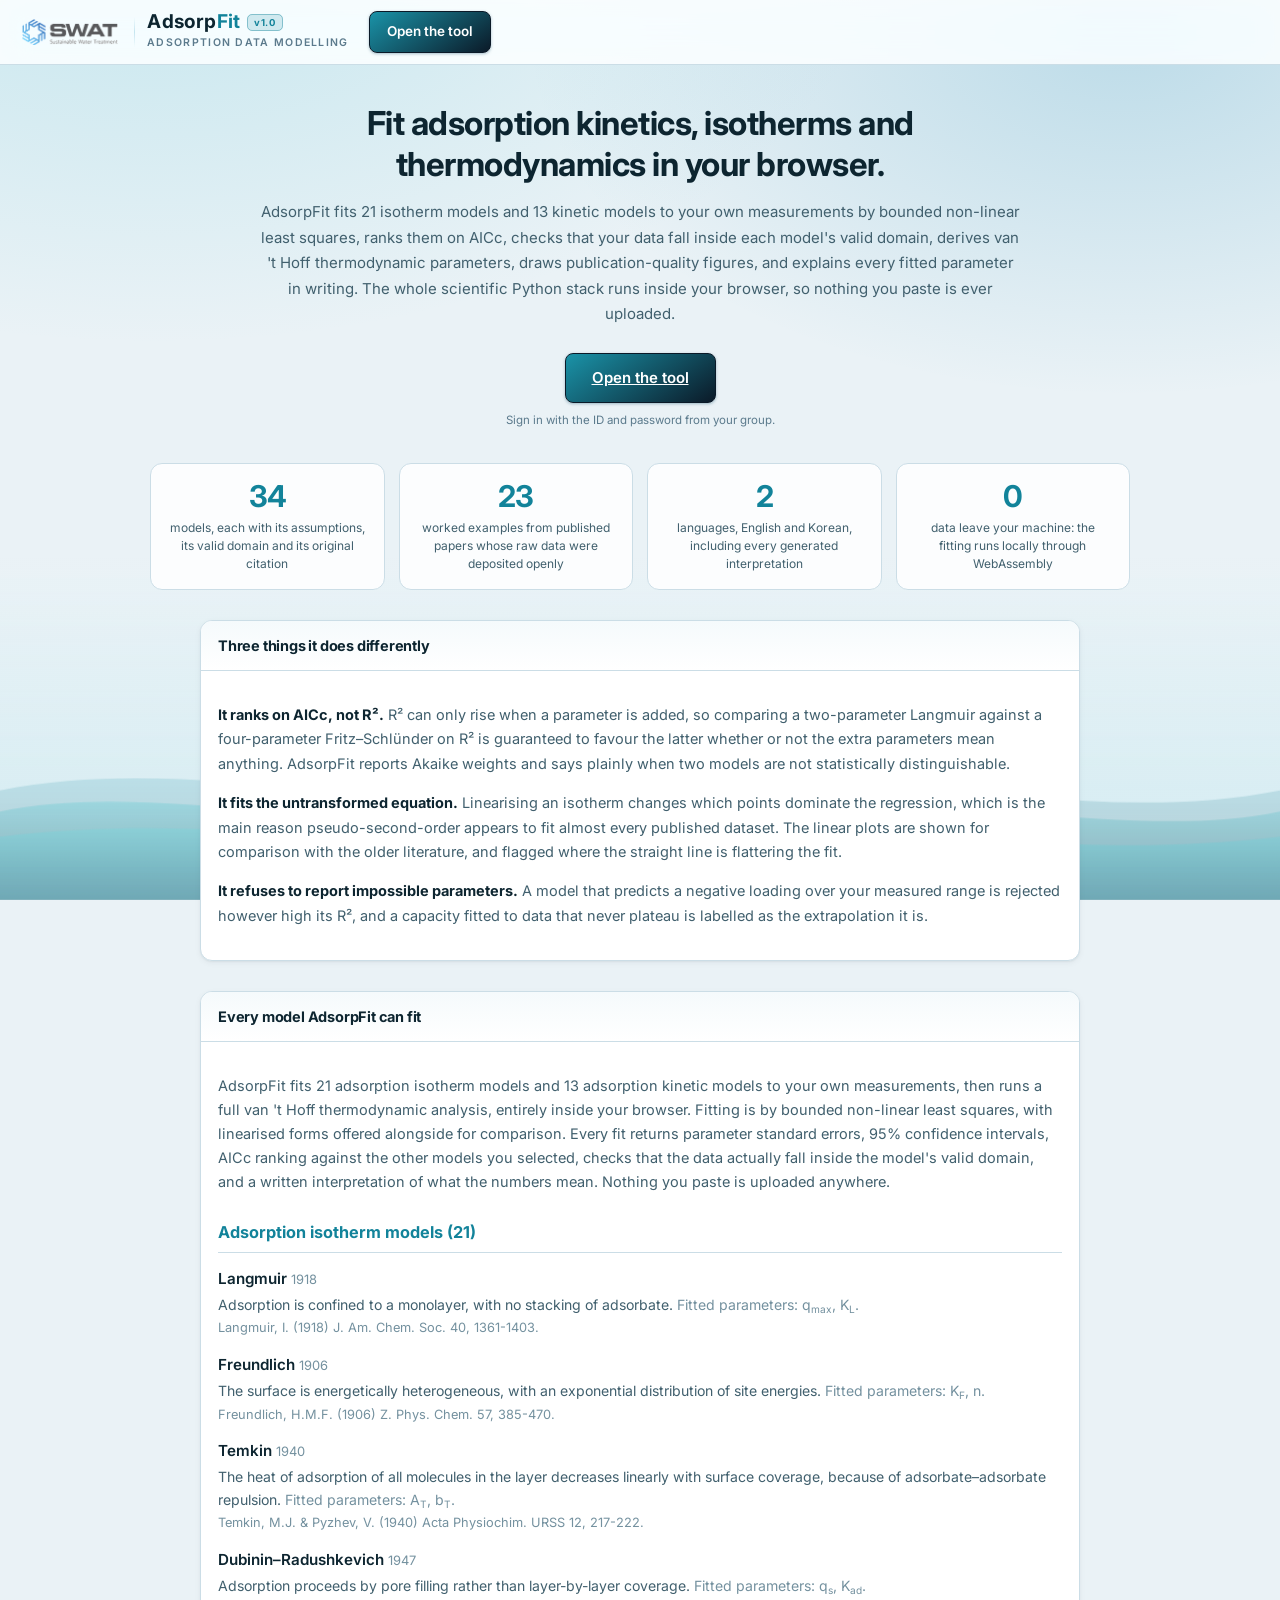
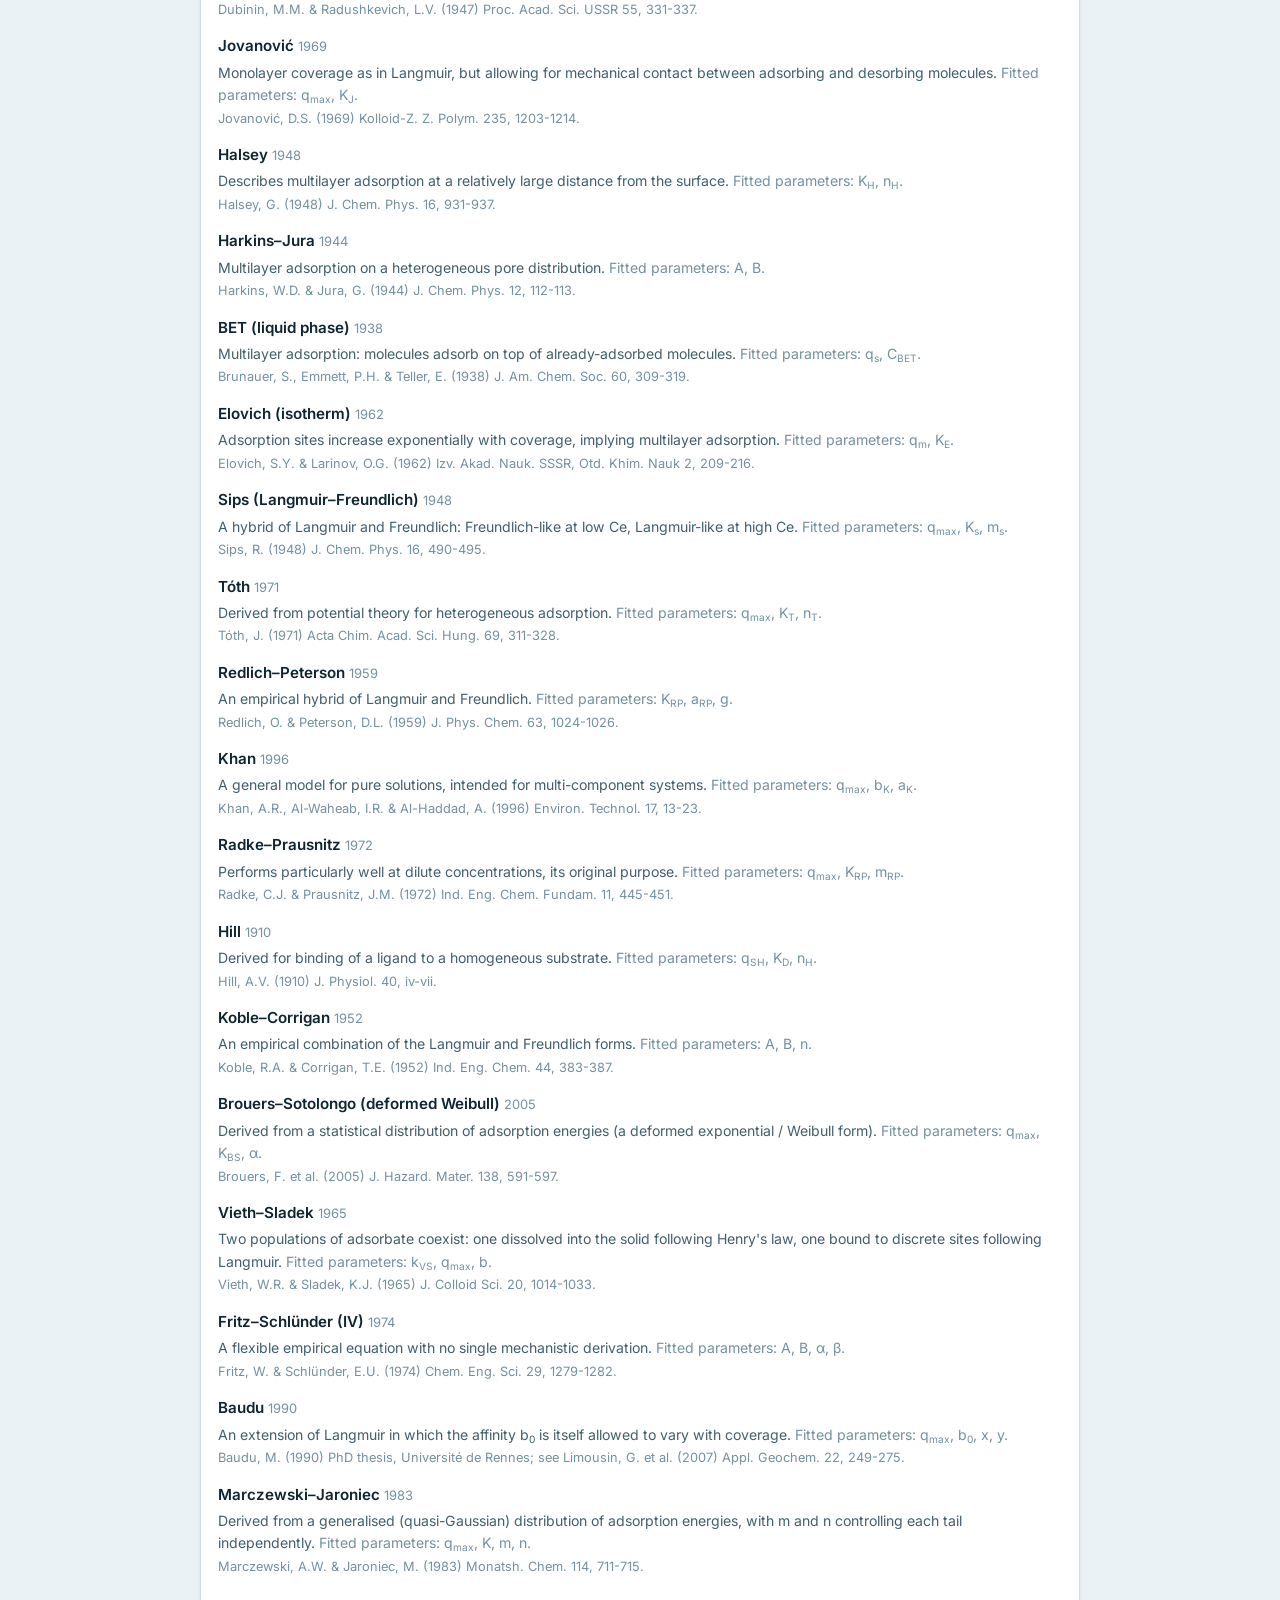
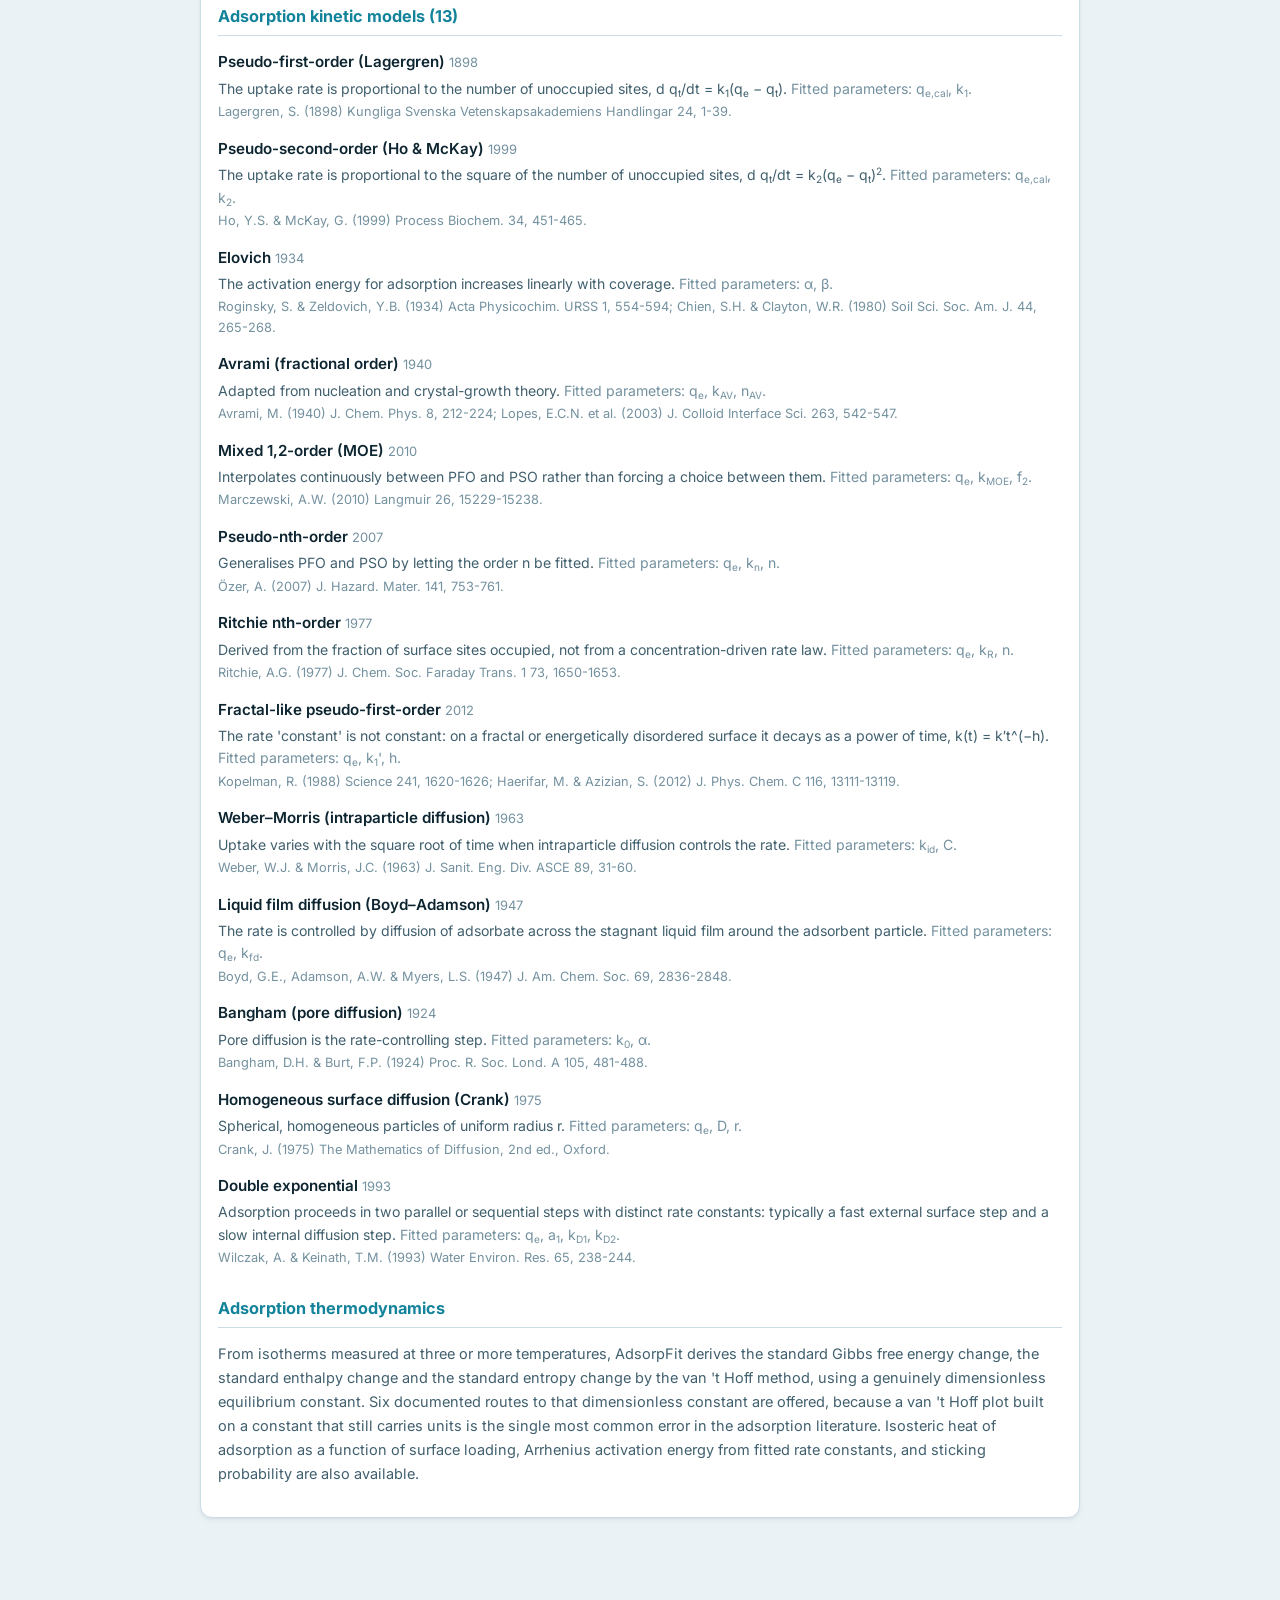
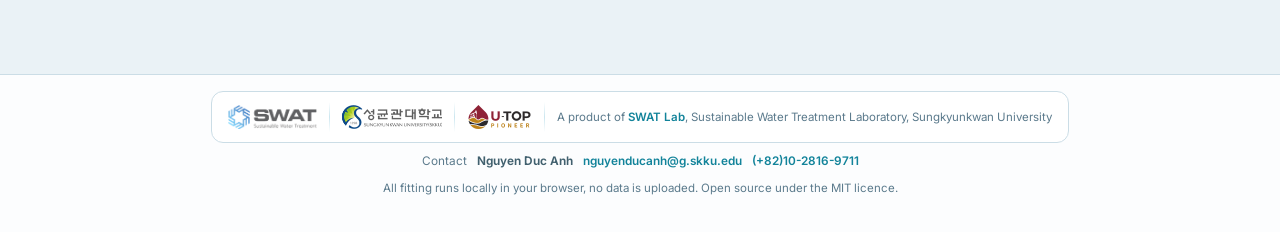
<file: index.html>
<!DOCTYPE html>
<!-- Generated by tools/make_landing.py from src/app.html. -->
<html lang="en" data-theme="light" data-layout="side" data-density="comfy">
<head>
<meta charset="utf-8">
<meta name="viewport" content="width=device-width, initial-scale=1">

<!-- data-motion is set here, before the first paint, rather than when
     Prefs initialises a few milliseconds later. The loading screen is
     rendered in that gap, so deciding motion afterwards left its animation
     to be governed by whatever the stylesheet did while the attribute was
     missing. With the attribute always present there is one source of
     truth, the CSS keys on it alone, and the operating system's
     reduce-motion setting is consulted only to pick the default for a
     first-time visitor, exactly as Prefs does. The two must agree, so if
     you change the rule in js/prefs.js change it here too. -->
<script>
(function () {
  var m = "full";
  try {
    var raw = localStorage.getItem("adsorpfit-prefs");
    if (raw) {
      m = (JSON.parse(raw) || {}).motion || "full";
    } else if (window.matchMedia &&
               window.matchMedia("(prefers-reduced-motion: reduce)").matches) {
      m = "off";
    }
  } catch (e) { m = "full"; }
  document.documentElement.setAttribute("data-motion", m);
})();
</script>
<title>AdsorpFit: Adsorption Kinetics, Isotherm & Thermodynamic Fitting</title>
<meta name="description" content="Free browser-based fitting of adsorption kinetics, isotherm and thermodynamic data. 34 models, non-linear regression, publication-quality figures and automatic interpretation of every parameter. A product of SWAT Lab and UTOP.">
<meta name="keywords" content="adsorption isotherm fitting, adsorption kinetics fitting, Langmuir, Freundlich, Sips, Redlich-Peterson, Temkin, pseudo-first-order, pseudo-second-order, Elovich, Avrami, intraparticle diffusion, van 't Hoff, thermodynamic parameters, adsorption calculator, non-linear regression">
<meta name="author" content="Nguyen Duc Anh, SWAT Lab, Sungkyunkwan University">
<meta name="robots" content="index, follow">
<!-- Proves to Google Search Console that this site is ours. Removing it
     un-verifies the property, so leave it in place. -->
<meta name="google-site-verification" content="TqU7-d-Ls7DnYvSaAy6HLmg8auRnoixQYdA9qe4ckLk">
<meta name="theme-color" content="#37c8cf">
<link rel="canonical" href="https://nguyenducanh97.github.io/adsorpfit/">

<!-- Link previews, and what a crawler quotes back in a result card. -->
<meta property="og:type" content="website">
<meta property="og:site_name" content="AdsorpFit">
<meta property="og:url" content="https://nguyenducanh97.github.io/adsorpfit/">
<meta property="og:title" content="AdsorpFit: Adsorption Kinetics, Isotherm &amp; Thermodynamic Fitting">
<meta property="og:description" content="Fit 21 isotherm models, 13 kinetic models and van 't Hoff thermodynamics to your own adsorption data, free and entirely in your browser. Nothing is uploaded.">
<meta property="og:image" content="https://nguyenducanh97.github.io/adsorpfit/assets/og-card.png">
<meta property="og:image:width" content="1200">
<meta property="og:image:height" content="630">
<meta property="og:image:alt" content="AdsorpFit, showing a Langmuir isotherm fitted to phosphate uptake data">
<meta property="og:locale" content="en_US">
<meta property="og:locale:alternate" content="ko_KR">
<meta name="twitter:card" content="summary_large_image">
<meta name="twitter:title" content="AdsorpFit: adsorption data fitting in your browser">
<meta name="twitter:description" content="21 isotherm models, 13 kinetic models, van 't Hoff thermodynamics, publication-quality figures. Free and open source.">
<meta name="twitter:image" content="https://nguyenducanh97.github.io/adsorpfit/assets/og-card.png">

<link rel="icon" href="data:image/svg+xml,<svg xmlns='http://www.w3.org/2000/svg' viewBox='0 0 100 100'><text y='.9em' font-size='90'>🌊</text></svg>">
<link rel="preconnect" href="https://fonts.googleapis.com">
<link rel="preconnect" href="https://fonts.gstatic.com" crossorigin>
<link href="https://fonts.googleapis.com/css2?family=Inter:wght@400;500;600;700&family=Noto+Sans+KR:wght@400;500;700&family=Source+Serif+4:ital,opsz,wght@0,8..60,400;0,8..60,600&display=swap" rel="stylesheet">
<link rel="stylesheet" href="css/marks.css?v=43">
<link rel="stylesheet" href="css/style.css?v=43">
<!-- Structured data. Every claim here is one the site actually meets:
     it is free, it needs no account, and it runs in the browser. -->
<script type="application/ld+json">
{
  "@context": "https://schema.org",
  "@type": "SoftwareApplication",
  "name": "AdsorpFit",
  "url": "https://nguyenducanh97.github.io/adsorpfit/",
  "applicationCategory": "ScienceApplication",
  "applicationSubCategory": "Adsorption data analysis",
  "operatingSystem": "Any, runs in a web browser",
  "browserRequirements": "Requires WebAssembly, supported by current Chrome, Firefox, Edge and Safari",
  "description": "AdsorpFit fits 21 adsorption isotherm models and 13 adsorption kinetic models to measured data by bounded non-linear least squares, ranks them by AICc, checks that the data lie inside each model's valid domain, derives van 't Hoff thermodynamic parameters, and explains every fitted parameter in writing. All computation runs locally in the browser.",
  "inLanguage": ["en", "ko"],
  "isAccessibleForFree": true,
  "license": "https://opensource.org/licenses/MIT",
  "offers": {
    "@type": "Offer",
    "price": "0",
    "priceCurrency": "USD"
  },
  "featureList": [
    "21 adsorption isotherm models including Langmuir, Freundlich, Sips, Toth, Redlich-Peterson, Temkin and Dubinin-Radushkevich",
    "13 adsorption kinetic models including pseudo-first-order, pseudo-second-order, Elovich, Avrami and intraparticle diffusion",
    "van 't Hoff thermodynamics with six documented routes to a dimensionless equilibrium constant",
    "Parameter standard errors, 95 percent confidence intervals and AICc model ranking",
    "Automatic model recommendation from the shape of the data",
    "Publication-quality figures exportable as PNG, PDF, SVG, EPS and TIFF"
  ],
  "creator": {
    "@type": "Person",
    "name": "Nguyen Duc Anh",
    "email": "nguyenducanh@g.skku.edu",
    "affiliation": {
      "@type": "Organization",
      "name": "SWAT Lab, Sustainable Water Treatment Laboratory",
      "url": "http://www.swatlab.or.kr/",
      "parentOrganization": {
        "@type": "CollegeOrUniversity",
        "name": "Sungkyunkwan University",
        "url": "https://www.skku.edu/"
      }
    }
  }
}
</script>

<style>
/* Landing-page only. The application's own stylesheet is already linked
   above, so this adds the few pieces the tool itself has no use for. */
.hero { max-width: 760px; margin: 38px auto 10px; text-align: center; }
.hero h2 { font-size: clamp(22px, 3.4vw, 33px); line-height: 1.25;
  letter-spacing: -0.5px; margin: 0 0 14px; }
.hero .lead { color: var(--text-2); font-size: 15px; line-height: 1.7; margin: 0 auto; }
.hero .cta { margin: 26px 0 0; display: flex; flex-direction: column;
  align-items: center; gap: 9px; }
.btn.lg { font-size: 15px; padding: 12px 26px; }
.facts { max-width: 980px; margin: 34px auto 6px; display: grid; gap: 14px;
  grid-template-columns: repeat(auto-fit, minmax(190px, 1fr)); }
.fact { background: var(--surface-glass); border: 1px solid var(--border);
  border-radius: var(--radius); padding: 16px 18px; text-align: center; }
.fact b { display: block; font-size: 30px; color: var(--accent);
  letter-spacing: -1px; line-height: 1.1; }
.fact span { display: block; margin-top: 6px; font-size: 12px;
  color: var(--text-2); line-height: 1.5; }
.panel.why { max-width: 880px; margin: 30px auto; }
.panel.why p { color: var(--text-2); line-height: 1.7; }
.panel.why b { color: var(--text); }
.masthead-tools .btn.primary { text-decoration: none; }
</style>
</head>
<body>
<div id="water-bg" aria-hidden="true">
  <canvas id="caustics"></canvas>
  <div class="waves">
    <svg viewBox="0 0 2400 320" preserveAspectRatio="none">
      <defs>
        <linearGradient id="wg1" x1="0" y1="0" x2="0" y2="1">
          <stop offset="0%" stop-color="#6fdce1"/><stop offset="100%" stop-color="#2aa9bd"/>
        </linearGradient>
        <linearGradient id="wg2" x1="0" y1="0" x2="0" y2="1">
          <stop offset="0%" stop-color="#37c8cf"/><stop offset="100%" stop-color="#12374d"/>
        </linearGradient>
        <linearGradient id="wg3" x1="0" y1="0" x2="0" y2="1">
          <stop offset="0%" stop-color="#1a93a8"/><stop offset="100%" stop-color="#060e17"/>
        </linearGradient>
      </defs>
      <g class="wave-layer wave-3">
        <path fill="url(#wg3)" d="M0,190 C200,140 400,240 600,190 C800,140 1000,240 1200,190 C1400,140 1600,240 1800,190 C2000,140 2200,240 2400,190 L2400,320 L0,320 Z"/>
      </g>
      <g class="wave-layer wave-2">
        <path fill="url(#wg2)" d="M0,215 C150,175 350,255 600,215 C850,175 1050,255 1200,215 C1350,175 1550,255 1800,215 C2050,175 2250,255 2400,215 L2400,320 L0,320 Z"/>
      </g>
      <g class="wave-layer wave-1">
        <path fill="url(#wg1)" d="M0,245 C240,210 360,280 600,245 C840,210 960,280 1200,245 C1440,210 1560,280 1800,245 C2040,210 2160,280 2400,245 L2400,320 L0,320 Z"/>
      </g>
    </svg>
  </div>
  <div id="bubbles"></div>
</div>


<header class="masthead">
  <div class="masthead-inner">
    <div class="brandwrap">
      <a class="labchip" href="http://www.swatlab.or.kr/" target="_blank" rel="noopener"
         title="SWAT Lab, Sustainable Water Treatment Laboratory, Sungkyunkwan University">
        <span class="mark mark-swat" role="img" aria-label="SWAT Lab"></span>
      </a>
      <span class="vr"></span>
      <div class="title">
        <h1>Adsorp<b>Fit</b><span class="ver">v1.0</span></h1>
        <p>Adsorption data modelling</p>
      </div>
    </div>
    <div class="masthead-tools">
      <a class="btn primary" href="app/">Open the tool</a>
    </div>
  </div>
</header>

<main class="shell">
  <section class="hero">
    <h2>Fit adsorption kinetics, isotherms and thermodynamics in your browser.</h2>
    <p class="lead">AdsorpFit fits 21 isotherm models and 13 kinetic models to your own
    measurements by bounded non-linear least squares, ranks them on AICc, checks that your
    data fall inside each model's valid domain, derives van 't Hoff thermodynamic parameters,
    draws publication-quality figures, and explains every fitted parameter in writing.
    The whole scientific Python stack runs inside your browser, so nothing you paste is
    ever uploaded.</p>
    <p class="cta">
      <a class="btn primary lg" href="app/">Open the tool</a>
      <span class="tiny">Sign in with the ID and password from your group.</span>
    </p>
  </section>

  <section class="facts">
    <div class="fact"><b>34</b><span>models, each with its assumptions, its valid domain
      and its original citation</span></div>
    <div class="fact"><b>23</b><span>worked examples from published papers whose raw data
      were deposited openly</span></div>
    <div class="fact"><b>2</b><span>languages, English and Korean, including every
      generated interpretation</span></div>
    <div class="fact"><b>0</b><span>data leave your machine: the fitting runs locally
      through WebAssembly</span></div>
  </section>

  <section class="panel why">
    <div class="panel-head"><h2>Three things it does differently</h2></div>
    <div class="panel-body">
      <p><b>It ranks on AICc, not R².</b> R² can only rise when a parameter is added, so
      comparing a two-parameter Langmuir against a four-parameter Fritz&ndash;Schl&uuml;nder on
      R² is guaranteed to favour the latter whether or not the extra parameters mean
      anything. AdsorpFit reports Akaike weights and says plainly when two models are not
      statistically distinguishable.</p>
      <p><b>It fits the untransformed equation.</b> Linearising an isotherm changes which
      points dominate the regression, which is the main reason pseudo-second-order appears
      to fit almost every published dataset. The linear plots are shown for comparison with
      the older literature, and flagged where the straight line is flattering the fit.</p>
      <p><b>It refuses to report impossible parameters.</b> A model that predicts a negative
      loading over your measured range is rejected however high its R², and a capacity fitted
      to data that never plateau is labelled as the extrapolation it is.</p>
    </div>
  </section>

  <!-- SEO:MODELS start, generated by tools/make_seo.py -->
    <div class="panel mi-panel" id="model-index">
      <div class="panel-head"><h2>Every model AdsorpFit can fit</h2></div>
      <div class="panel-body">
        <p>AdsorpFit fits 21 adsorption isotherm models and 13 adsorption kinetic
        models to your own measurements, then runs a full van 't Hoff
        thermodynamic analysis, entirely inside your browser. Fitting is by
        bounded non-linear least squares, with linearised forms offered
        alongside for comparison. Every fit returns parameter standard errors,
        95% confidence intervals, AICc ranking against the other models you
        selected, checks that the data actually fall inside the model's valid
        domain, and a written interpretation of what the numbers mean. Nothing
        you paste is uploaded anywhere.</p>

        <h3>Adsorption isotherm models (21)</h3>
        <dl class="model-index">
          <dt id="model-langmuir">Langmuir <span class="mi-year">1918</span></dt>
          <dd>Adsorption is confined to a monolayer, with no stacking of adsorbate. <span class="mi-p">Fitted parameters: q<sub>max</sub>, K<sub>L</sub>.</span> <cite>Langmuir, I. (1918) J. Am. Chem. Soc. 40, 1361-1403.</cite></dd>
          <dt id="model-freundlich">Freundlich <span class="mi-year">1906</span></dt>
          <dd>The surface is energetically heterogeneous, with an exponential distribution of site energies. <span class="mi-p">Fitted parameters: K<sub>F</sub>, n.</span> <cite>Freundlich, H.M.F. (1906) Z. Phys. Chem. 57, 385-470.</cite></dd>
          <dt id="model-temkin">Temkin <span class="mi-year">1940</span></dt>
          <dd>The heat of adsorption of all molecules in the layer decreases linearly with surface coverage, because of adsorbate–adsorbate repulsion. <span class="mi-p">Fitted parameters: A<sub>T</sub>, b<sub>T</sub>.</span> <cite>Temkin, M.J. &amp; Pyzhev, V. (1940) Acta Physiochim. URSS 12, 217-222.</cite></dd>
          <dt id="model-dubinin-radushkevich">Dubinin–Radushkevich <span class="mi-year">1947</span></dt>
          <dd>Adsorption proceeds by pore filling rather than layer-by-layer coverage. <span class="mi-p">Fitted parameters: q<sub>s</sub>, K<sub>ad</sub>.</span> <cite>Dubinin, M.M. &amp; Radushkevich, L.V. (1947) Proc. Acad. Sci. USSR 55, 331-337.</cite></dd>
          <dt id="model-jovanovic">Jovanović <span class="mi-year">1969</span></dt>
          <dd>Monolayer coverage as in Langmuir, but allowing for mechanical contact between adsorbing and desorbing molecules. <span class="mi-p">Fitted parameters: q<sub>max</sub>, K<sub>J</sub>.</span> <cite>Jovanović, D.S. (1969) Kolloid-Z. Z. Polym. 235, 1203-1214.</cite></dd>
          <dt id="model-halsey">Halsey <span class="mi-year">1948</span></dt>
          <dd>Describes multilayer adsorption at a relatively large distance from the surface. <span class="mi-p">Fitted parameters: K<sub>H</sub>, n<sub>H</sub>.</span> <cite>Halsey, G. (1948) J. Chem. Phys. 16, 931-937.</cite></dd>
          <dt id="model-harkins-jura">Harkins–Jura <span class="mi-year">1944</span></dt>
          <dd>Multilayer adsorption on a heterogeneous pore distribution. <span class="mi-p">Fitted parameters: A, B.</span> <cite>Harkins, W.D. &amp; Jura, G. (1944) J. Chem. Phys. 12, 112-113.</cite></dd>
          <dt id="model-bet">BET (liquid phase) <span class="mi-year">1938</span></dt>
          <dd>Multilayer adsorption: molecules adsorb on top of already-adsorbed molecules. <span class="mi-p">Fitted parameters: q<sub>s</sub>, C<sub>BET</sub>.</span> <cite>Brunauer, S., Emmett, P.H. &amp; Teller, E. (1938) J. Am. Chem. Soc. 60, 309-319.</cite></dd>
          <dt id="model-elovich-isotherm">Elovich (isotherm) <span class="mi-year">1962</span></dt>
          <dd>Adsorption sites increase exponentially with coverage, implying multilayer adsorption. <span class="mi-p">Fitted parameters: q<sub>m</sub>, K<sub>E</sub>.</span> <cite>Elovich, S.Y. &amp; Larinov, O.G. (1962) Izv. Akad. Nauk. SSSR, Otd. Khim. Nauk 2, 209-216.</cite></dd>
          <dt id="model-sips">Sips (Langmuir–Freundlich) <span class="mi-year">1948</span></dt>
          <dd>A hybrid of Langmuir and Freundlich: Freundlich-like at low Ce, Langmuir-like at high Ce. <span class="mi-p">Fitted parameters: q<sub>max</sub>, K<sub>s</sub>, m<sub>s</sub>.</span> <cite>Sips, R. (1948) J. Chem. Phys. 16, 490-495.</cite></dd>
          <dt id="model-toth">Tóth <span class="mi-year">1971</span></dt>
          <dd>Derived from potential theory for heterogeneous adsorption. <span class="mi-p">Fitted parameters: q<sub>max</sub>, K<sub>T</sub>, n<sub>T</sub>.</span> <cite>Tóth, J. (1971) Acta Chim. Acad. Sci. Hung. 69, 311-328.</cite></dd>
          <dt id="model-redlich-peterson">Redlich–Peterson <span class="mi-year">1959</span></dt>
          <dd>An empirical hybrid of Langmuir and Freundlich. <span class="mi-p">Fitted parameters: K<sub>RP</sub>, a<sub>RP</sub>, g.</span> <cite>Redlich, O. &amp; Peterson, D.L. (1959) J. Phys. Chem. 63, 1024-1026.</cite></dd>
          <dt id="model-khan">Khan <span class="mi-year">1996</span></dt>
          <dd>A general model for pure solutions, intended for multi-component systems. <span class="mi-p">Fitted parameters: q<sub>max</sub>, b<sub>K</sub>, a<sub>K</sub>.</span> <cite>Khan, A.R., Al-Waheab, I.R. &amp; Al-Haddad, A. (1996) Environ. Technol. 17, 13-23.</cite></dd>
          <dt id="model-radke-prausnitz">Radke–Prausnitz <span class="mi-year">1972</span></dt>
          <dd>Performs particularly well at dilute concentrations, its original purpose. <span class="mi-p">Fitted parameters: q<sub>max</sub>, K<sub>RP</sub>, m<sub>RP</sub>.</span> <cite>Radke, C.J. &amp; Prausnitz, J.M. (1972) Ind. Eng. Chem. Fundam. 11, 445-451.</cite></dd>
          <dt id="model-hill">Hill <span class="mi-year">1910</span></dt>
          <dd>Derived for binding of a ligand to a homogeneous substrate. <span class="mi-p">Fitted parameters: q<sub>SH</sub>, K<sub>D</sub>, n<sub>H</sub>.</span> <cite>Hill, A.V. (1910) J. Physiol. 40, iv-vii.</cite></dd>
          <dt id="model-koble-corrigan">Koble–Corrigan <span class="mi-year">1952</span></dt>
          <dd>An empirical combination of the Langmuir and Freundlich forms. <span class="mi-p">Fitted parameters: A, B, n.</span> <cite>Koble, R.A. &amp; Corrigan, T.E. (1952) Ind. Eng. Chem. 44, 383-387.</cite></dd>
          <dt id="model-brouers-sotolongo">Brouers–Sotolongo (deformed Weibull) <span class="mi-year">2005</span></dt>
          <dd>Derived from a statistical distribution of adsorption energies (a deformed exponential / Weibull form). <span class="mi-p">Fitted parameters: q<sub>max</sub>, K<sub>BS</sub>, α.</span> <cite>Brouers, F. et al. (2005) J. Hazard. Mater. 138, 591-597.</cite></dd>
          <dt id="model-vieth-sladek">Vieth–Sladek <span class="mi-year">1965</span></dt>
          <dd>Two populations of adsorbate coexist: one dissolved into the solid following Henry's law, one bound to discrete sites following Langmuir. <span class="mi-p">Fitted parameters: k<sub>VS</sub>, q<sub>max</sub>, b.</span> <cite>Vieth, W.R. &amp; Sladek, K.J. (1965) J. Colloid Sci. 20, 1014-1033.</cite></dd>
          <dt id="model-fritz-schlunder">Fritz–Schlünder (IV) <span class="mi-year">1974</span></dt>
          <dd>A flexible empirical equation with no single mechanistic derivation. <span class="mi-p">Fitted parameters: A, B, α, β.</span> <cite>Fritz, W. &amp; Schlünder, E.U. (1974) Chem. Eng. Sci. 29, 1279-1282.</cite></dd>
          <dt id="model-baudu">Baudu <span class="mi-year">1990</span></dt>
          <dd>An extension of Langmuir in which the affinity b<sub>0</sub> is itself allowed to vary with coverage. <span class="mi-p">Fitted parameters: q<sub>max</sub>, b<sub>0</sub>, x, y.</span> <cite>Baudu, M. (1990) PhD thesis, Université de Rennes; see Limousin, G. et al. (2007) Appl. Geochem. 22, 249-275.</cite></dd>
          <dt id="model-marczewski-jaroniec">Marczewski–Jaroniec <span class="mi-year">1983</span></dt>
          <dd>Derived from a generalised (quasi-Gaussian) distribution of adsorption energies, with m and n controlling each tail independently. <span class="mi-p">Fitted parameters: q<sub>max</sub>, K, m, n.</span> <cite>Marczewski, A.W. &amp; Jaroniec, M. (1983) Monatsh. Chem. 114, 711-715.</cite></dd>
        </dl>

        <h3>Adsorption kinetic models (13)</h3>
        <dl class="model-index">
          <dt id="model-pfo">Pseudo-first-order (Lagergren) <span class="mi-year">1898</span></dt>
          <dd>The uptake rate is proportional to the number of unoccupied sites, d q<sub>t</sub>/dt = k<sub>1</sub>(q<sub>e</sub> − q<sub>t</sub>). <span class="mi-p">Fitted parameters: q<sub>e,cal</sub>, k<sub>1</sub>.</span> <cite>Lagergren, S. (1898) Kungliga Svenska Vetenskapsakademiens Handlingar 24, 1-39.</cite></dd>
          <dt id="model-pso">Pseudo-second-order (Ho &amp; McKay) <span class="mi-year">1999</span></dt>
          <dd>The uptake rate is proportional to the square of the number of unoccupied sites, d q<sub>t</sub>/dt = k<sub>2</sub>(q<sub>e</sub> − q<sub>t</sub>)<sup>2</sup>. <span class="mi-p">Fitted parameters: q<sub>e,cal</sub>, k<sub>2</sub>.</span> <cite>Ho, Y.S. &amp; McKay, G. (1999) Process Biochem. 34, 451-465.</cite></dd>
          <dt id="model-elovich">Elovich <span class="mi-year">1934</span></dt>
          <dd>The activation energy for adsorption increases linearly with coverage. <span class="mi-p">Fitted parameters: α, β.</span> <cite>Roginsky, S. &amp; Zeldovich, Y.B. (1934) Acta Physicochim. URSS 1, 554-594; Chien, S.H. &amp; Clayton, W.R. (1980) Soil Sci. Soc. Am. J. 44, 265-268.</cite></dd>
          <dt id="model-avrami">Avrami (fractional order) <span class="mi-year">1940</span></dt>
          <dd>Adapted from nucleation and crystal-growth theory. <span class="mi-p">Fitted parameters: q<sub>e</sub>, k<sub>AV</sub>, n<sub>AV</sub>.</span> <cite>Avrami, M. (1940) J. Chem. Phys. 8, 212-224; Lopes, E.C.N. et al. (2003) J. Colloid Interface Sci. 263, 542-547.</cite></dd>
          <dt id="model-mixed-1-2">Mixed 1,2-order (MOE) <span class="mi-year">2010</span></dt>
          <dd>Interpolates continuously between PFO and PSO rather than forcing a choice between them. <span class="mi-p">Fitted parameters: q<sub>e</sub>, k<sub>MOE</sub>, f<sub>2</sub>.</span> <cite>Marczewski, A.W. (2010) Langmuir 26, 15229-15238.</cite></dd>
          <dt id="model-nth-order">Pseudo-nth-order <span class="mi-year">2007</span></dt>
          <dd>Generalises PFO and PSO by letting the order n be fitted. <span class="mi-p">Fitted parameters: q<sub>e</sub>, k<sub>n</sub>, n.</span> <cite>Özer, A. (2007) J. Hazard. Mater. 141, 753-761.</cite></dd>
          <dt id="model-ritchie">Ritchie nth-order <span class="mi-year">1977</span></dt>
          <dd>Derived from the fraction of surface sites occupied, not from a concentration-driven rate law. <span class="mi-p">Fitted parameters: q<sub>e</sub>, k<sub>R</sub>, n.</span> <cite>Ritchie, A.G. (1977) J. Chem. Soc. Faraday Trans. 1 73, 1650-1653.</cite></dd>
          <dt id="model-fractal-pfo">Fractal-like pseudo-first-order <span class="mi-year">2012</span></dt>
          <dd>The rate 'constant' is not constant: on a fractal or energetically disordered surface it decays as a power of time, k(t) = k′t^(−h). <span class="mi-p">Fitted parameters: q<sub>e</sub>, k<sub>1</sub>', h.</span> <cite>Kopelman, R. (1988) Science 241, 1620-1626; Haerifar, M. &amp; Azizian, S. (2012) J. Phys. Chem. C 116, 13111-13119.</cite></dd>
          <dt id="model-weber-morris">Weber–Morris (intraparticle diffusion) <span class="mi-year">1963</span></dt>
          <dd>Uptake varies with the square root of time when intraparticle diffusion controls the rate. <span class="mi-p">Fitted parameters: k<sub>id</sub>, C.</span> <cite>Weber, W.J. &amp; Morris, J.C. (1963) J. Sanit. Eng. Div. ASCE 89, 31-60.</cite></dd>
          <dt id="model-film-diffusion">Liquid film diffusion (Boyd–Adamson) <span class="mi-year">1947</span></dt>
          <dd>The rate is controlled by diffusion of adsorbate across the stagnant liquid film around the adsorbent particle. <span class="mi-p">Fitted parameters: q<sub>e</sub>, k<sub>fd</sub>.</span> <cite>Boyd, G.E., Adamson, A.W. &amp; Myers, L.S. (1947) J. Am. Chem. Soc. 69, 2836-2848.</cite></dd>
          <dt id="model-bangham">Bangham (pore diffusion) <span class="mi-year">1924</span></dt>
          <dd>Pore diffusion is the rate-controlling step. <span class="mi-p">Fitted parameters: k<sub>0</sub>, α.</span> <cite>Bangham, D.H. &amp; Burt, F.P. (1924) Proc. R. Soc. Lond. A 105, 481-488.</cite></dd>
          <dt id="model-crank">Homogeneous surface diffusion (Crank) <span class="mi-year">1975</span></dt>
          <dd>Spherical, homogeneous particles of uniform radius r. <span class="mi-p">Fitted parameters: q<sub>e</sub>, D, r.</span> <cite>Crank, J. (1975) The Mathematics of Diffusion, 2nd ed., Oxford.</cite></dd>
          <dt id="model-double-exponential">Double exponential <span class="mi-year">1993</span></dt>
          <dd>Adsorption proceeds in two parallel or sequential steps with distinct rate constants: typically a fast external surface step and a slow internal diffusion step. <span class="mi-p">Fitted parameters: q<sub>e</sub>, a<sub>1</sub>, k<sub>D1</sub>, k<sub>D2</sub>.</span> <cite>Wilczak, A. &amp; Keinath, T.M. (1993) Water Environ. Res. 65, 238-244.</cite></dd>
        </dl>

        <h3>Adsorption thermodynamics</h3>
        <p>From isotherms measured at three or more temperatures, AdsorpFit
        derives the standard Gibbs free energy change, the standard enthalpy
        change and the standard entropy change by the van 't Hoff method, using
        a genuinely dimensionless equilibrium constant. Six documented routes to
        that dimensionless constant are offered, because a van 't Hoff plot
        built on a constant that still carries units is the single most common
        error in the adsorption literature. Isosteric heat of adsorption as a
        function of surface loading, Arrhenius activation energy from fitted
        rate constants, and sticking probability are also available.</p>
      </div>
    </div>
<!-- SEO:MODELS end -->

</main>
<footer class="site-foot">
  <div class="fbrand">
    <a href="http://www.swatlab.or.kr/" target="_blank" rel="noopener"
       title="SWAT Lab, Sustainable Water Treatment Laboratory">
      <span class="mark mark-swat" role="img" aria-label="SWAT Lab"></span></a>
    <span class="vr"></span>
    <a href="https://www.skku.edu/" target="_blank" rel="noopener"
       title="Sungkyunkwan University">
      <span class="mark mark-skku" role="img" aria-label="Sungkyunkwan University"></span></a>
    <span class="vr"></span>
    <a href="http://www.swatlab.or.kr/" target="_blank" rel="noopener" title="U-TOP Pioneer">
      <span class="mark mark-utop" role="img" aria-label="U-TOP Pioneer"></span></a>
    <span class="vr"></span>
    <span><span>A product of</span>
      <a href="http://www.swatlab.or.kr/" target="_blank" rel="noopener">SWAT Lab</a><span>, Sustainable Water Treatment Laboratory, Sungkyunkwan University</span></span>
  </div>
  <div class="contact">
    <span>Contact</span>
    <b>Nguyen Duc Anh</b>
    <a href="mailto:nguyenducanh@g.skku.edu">nguyenducanh@g.skku.edu</a>
    <a href="tel:+821028169711">(+82)10-2816-9711</a>
  </div>
  <div class="tiny">
    <span>All fitting runs locally in your browser, no data is uploaded.</span>
    <span>Open source under the MIT licence.</span>
  </div>
</footer>
<script src="js/water.js?v=43"></script>
</body>
</html>
</file>
<file: css/marks.css>
/* ==========================================================================
   Institutional marks, embedded

   Each mark ships twice: the original dark-ink artwork for the light theme,
   and a remapped light variant for the dark theme. Both are transparent
   PNGs, so no plate or backing colour is ever drawn behind them. The light
   variant lifts the neutral ink and leaves the brand-coloured icons alone,
   so SWAT's blue, SKKU's globe and U-TOP's mark stay recognisable.

   The theme swap goes through a custom property, so the selectors stay
   simple and each element only ever names one variable.
   Regenerate with tools/make_marks.py after changing a source PNG.
   ========================================================================== */

:root {
  --img-swat: url([data-uri]);
  --img-skku: url([data-uri]);
  --img-utop: url([data-uri]);
}

:root[data-theme="dark"] {
  --img-swat: url([data-uri]);
  --img-skku: url([data-uri]);
  --img-utop: url([data-uri]);
}

.mark {
  display: block; background-repeat: no-repeat;
  background-position: center; background-size: contain;
  background-color: transparent;
}
.mark-swat { background-image: var(--img-swat); aspect-ratio: 196 / 53; }
.mark-skku { background-image: var(--img-skku); aspect-ratio: 199 / 48; }
.mark-utop { background-image: var(--img-utop); aspect-ratio: 130 / 48; }
</file>
<file: css/style.css>
/* ==========================================================================
   AdsorpFit — stylesheet
   Palette is built around water: deep ocean for structure, aqua for
   interaction, a warm coral for fitted curves so they separate cleanly from
   experimental points in both light and dark themes.
   ========================================================================== */

/* Palette inherited from BrineFlow so the two SWAT · UTOP tools read as one
   family: the same cyan accent (#37c8cf), the same deep navy structure, the
   same two-tone wordmark. The light theme is a derived companion — the
   accent is darkened to #12839a there so it still passes contrast on white. */
:root {
  --ocean-950: #03141f;
  --ocean-900: #060e17;
  --ocean-800: #0b1a28;
  --ocean-700: #12374d;
  --ocean-600: #1a93a8;
  --ocean-500: #2aa9bd;
  --aqua-400: #37c8cf;
  --aqua-300: #6fdce1;
  --aqua-200: #a6ebee;
  --foam-100: #e2f2f5;
  --foam-50: #f1fafb;

  --coral: #d4453c;
  --coral-dark: #a8322b;
  --amber: #d38b1c;
  --violet: #6f5a9e;
  --green: #1f8f61;

  --bg: #eaf2f6;
  --surface: #ffffff;
  --surface-2: #f5fafc;
  --surface-glass: rgba(255, 255, 255, 0.84);
  --border: #cbdde6;
  --border-strong: #a3c2d0;
  --text: #0d2530;
  --text-2: #41606e;
  --text-3: #74919f;
  --text-muted: #5b7a8c;
  --accent: #12839a;
  --shadow-sm: 0 1px 2px rgba(6, 44, 67, 0.06), 0 2px 6px rgba(6, 44, 67, 0.05);
  --shadow: 0 2px 8px rgba(6, 44, 67, 0.08), 0 8px 24px rgba(6, 44, 67, 0.07);
  --shadow-lg: 0 8px 32px rgba(6, 44, 67, 0.13), 0 2px 8px rgba(6, 44, 67, 0.08);
  --radius: 12px;
  --radius-sm: 8px;
  --radius-lg: 18px;

  --mono: ui-monospace, "SF Mono", "Cascadia Code", "JetBrains Mono", Menlo,
          Consolas, monospace;
  --sans: "Inter", -apple-system, BlinkMacSystemFont, "Segoe UI", Roboto,
          "Helvetica Neue", Arial, sans-serif;
  --serif: "Source Serif 4", Georgia, "Times New Roman", serif;
}

:root[data-theme="dark"] {
  --bg: #060e17;
  --surface: #0b1a28;
  --surface-2: #0f2233;
  --surface-glass: rgba(12, 24, 37, 0.88);
  --border: #1e394f;
  --border-strong: #27506e;
  --text: #dceaf3;
  --text-2: #9fc0d0;
  --text-3: #6f8fa3;
  --text-muted: #7797ac;
  --foam-100: #0f2233;
  --foam-50: #0b1a28;
  --accent: #37c8cf;
  --shadow-sm: 0 1px 2px rgba(0, 0, 0, 0.34);
  --shadow: 0 2px 8px rgba(0, 0, 0, 0.4), 0 8px 24px rgba(0, 0, 0, 0.3);
  --shadow-lg: 0 24px 70px rgba(0, 0, 0, 0.55);
  --coral: #ff6058;
  --coral-dark: #d4453c;
  --amber: #ffc46b;
  --green: #35c48a;
}

* { box-sizing: border-box; }

/* Both html and body need this: body alone still lets the document scroll
   horizontally in some engines, and the fixed wave layer is wider than the
   viewport by design. */
html { scroll-behavior: smooth; overflow-x: hidden; max-width: 100%; }

body {
  margin: 0;
  font-family: var(--sans);
  font-size: 14.5px;
  line-height: 1.6;
  color: var(--text);
  background: var(--bg);
  -webkit-font-smoothing: antialiased;
  overflow-x: hidden;
}

/* ==========================================================================
   Water background
   ========================================================================== */

#water-bg {
  position: fixed;
  inset: 0;
  z-index: -2;
  overflow: hidden;
  background:
    radial-gradient(1200px 700px at 12% -10%, rgba(92, 198, 216, 0.28), transparent 62%),
    radial-gradient(1000px 600px at 88% 4%, rgba(27, 140, 184, 0.22), transparent 60%),
    linear-gradient(180deg, var(--bg) 0%, var(--bg) 62%, rgba(154, 221, 232, 0.30) 100%);
}

:root[data-theme="dark"] #water-bg {
  background:
    radial-gradient(1200px 700px at 12% -10%, rgba(27, 140, 184, 0.22), transparent 62%),
    radial-gradient(1000px 600px at 88% 4%, rgba(10, 90, 126, 0.28), transparent 60%),
    linear-gradient(180deg, var(--bg) 0%, var(--bg) 60%, rgba(8, 72, 99, 0.5) 100%);
}

#caustics {
  position: absolute;
  inset: -10%;
  opacity: 0.4;
  mix-blend-mode: soft-light;
  filter: blur(1px);
}
:root[data-theme="dark"] #caustics { opacity: 0.22; }

.waves {
  position: absolute;
  left: 0;
  bottom: 0;
  width: 100%;
  height: 30vh;
  min-height: 200px;
}

.waves svg { width: 200%; height: 100%; display: block; }

.wave-layer { will-change: transform; }
.wave-1 { animation: drift 26s linear infinite; opacity: 0.30; }
.wave-2 { animation: drift 38s linear infinite reverse; opacity: 0.22; }
.wave-3 { animation: drift 52s linear infinite; opacity: 0.16; }

@keyframes drift {
  from { transform: translateX(0); }
  to   { transform: translateX(-50%); }
}

/* rising bubbles — a small number, cheap to animate */
/* Each bubble takes its hue from --bub, set per element in water.js, so the
   drift reads as a spread of water tones rather than one flat colour. The
   highlight stays white to keep the glassy look. */
.bubble {
  position: absolute;
  bottom: -40px;
  border-radius: 50%;
  background:
    radial-gradient(circle at 30% 26%,
      rgba(255, 255, 255, 0.92) 0%,
      rgba(255, 255, 255, 0.30) 16%,
      color-mix(in srgb, var(--bub, #5cc6d8) 42%, transparent) 52%,
      color-mix(in srgb, var(--bub, #5cc6d8) 14%, transparent) 82%,
      transparent 100%);
  border: 1px solid color-mix(in srgb, var(--bub, #5cc6d8) 55%, transparent);
  box-shadow:
    inset -3px -4px 8px color-mix(in srgb, var(--bub, #5cc6d8) 30%, transparent),
    0 0 10px color-mix(in srgb, var(--bub, #5cc6d8) 22%, transparent);
  animation: rise linear infinite;
  will-change: transform, opacity;
}

/* Opacity is lower than it was because there are now many more bubbles:
   density and per-bubble weight trade off against each other, and the point
   is a background you can ignore while reading. */
@keyframes rise {
  0%   { transform: translate3d(0, 0, 0) scale(0.65); opacity: 0; }
  12%  { opacity: 0.46; }
  50%  { transform: translate3d(18px, -46vh, 0) scale(1); }
  88%  { opacity: 0.30; }
  100% { transform: translate3d(-12px, -102vh, 0) scale(1.12); opacity: 0; }
}

/* Motion is governed by data-motion and by nothing else. The operating
   system's reduce-motion setting picks the default for a first-time
   visitor, which the inline script in the head of index.html applies
   before the first paint, so the attribute is always present by the time
   any of this is evaluated. Deciding it in two places is what produced the
   original bug, where a stylesheet rule keyed on the system setting
   outranked the reader's own choice and no setting in the app could win. */
@media (prefers-reduced-motion: reduce) {
  html { scroll-behavior: auto; }
}

/* ==========================================================================
   Layout
   ========================================================================== */

.shell { max-width: none; margin: 0; padding: 0 18px 80px; }

header.masthead {
  position: sticky;
  top: 0;
  z-index: 60;
  backdrop-filter: saturate(180%) blur(14px);
  -webkit-backdrop-filter: saturate(180%) blur(14px);
  background: var(--surface-glass);
  border-bottom: 1px solid var(--border);
}

.masthead-inner {
  max-width: none;
  margin: 0;
  padding: 11px 18px;
  display: flex;
  align-items: center;
  gap: 20px;
}

nav.tabs { display: flex; gap: 3px; margin-left: auto; flex-wrap: wrap; }

nav.tabs button {
  appearance: none; border: 1px solid transparent; background: transparent;
  color: var(--text-2); font: inherit; font-size: 13.5px; font-weight: 600;
  padding: 8px 15px; border-radius: 9px; cursor: pointer;
  transition: background .16s, color .16s, border-color .16s;
}
nav.tabs button:hover { background: var(--foam-100); color: var(--text); }
nav.tabs button[aria-selected="true"] {
  background: var(--ocean-600); color: #fff;
  box-shadow: 0 1px 3px rgba(16, 115, 160, .4);
}

.icon-btn {
  appearance: none; border: 1px solid transparent; background: transparent;
  color: var(--text-2); width: 40px; height: 40px; border-radius: 9px;
  display: grid; place-items: center; cursor: pointer;
  transition: background .16s, color .16s;
}
.icon-btn:hover { background: var(--foam-100); color: var(--text); }

/* ==========================================================================
   Panels
   ========================================================================== */

.grid-2 { display: grid; gap: 18px; align-items: start; }
@media (max-width: 1150px) { .grid-2 { grid-template-columns: 1fr; } }

.panel {
  background: var(--surface);
  border: 1px solid var(--border);
  border-radius: var(--radius);
  box-shadow: var(--shadow-sm);
  margin-bottom: 18px;
  overflow: hidden;
}

.panel-head {
  display: flex; align-items: center; gap: 10px;
  padding: 13px 17px;
  border-bottom: 1px solid var(--border);
  background: linear-gradient(180deg, var(--surface-2), var(--surface));
}
.panel-head h2, .panel-head h3 {
  margin: 0; font-size: 14.5px; font-weight: 700; letter-spacing: -0.2px;
}
.panel-head .hint { margin-left: auto; font-size: 12px; color: var(--text-muted); font-weight: 500; }
.panel-body { padding: 17px; }
.panel.collapsed .panel-body { display: none; }

.section-title {
  font-size: 11.5px; font-weight: 700; text-transform: uppercase;
  letter-spacing: 0.65px; color: var(--text-muted);
  margin: 20px 0 9px;
}
.section-title:first-child { margin-top: 0; }

/* ==========================================================================
   Form controls
   ========================================================================== */

label.field { display: block; margin-bottom: 12px; }
label.field > span.lbl {
  display: block; font-size: 12.5px; font-weight: 600;
  color: var(--text-2); margin-bottom: 5px;
}
label.field > span.sub {
  display: block; font-size: 11.5px; color: var(--text-muted);
  font-weight: 400; margin-top: 3px; line-height: 1.45;
}

input[type="text"], input[type="number"], select, textarea {
  width: 100%; font: inherit; font-size: 13.5px;
  padding: 8px 11px;
  border: 1px solid var(--border);
  border-radius: var(--radius-sm);
  background: var(--surface);
  color: var(--text);
  transition: border-color .15s, box-shadow .15s;
}
input:focus, select:focus, textarea:focus {
  outline: none; border-color: var(--ocean-500);
  box-shadow: 0 0 0 3px rgba(27, 140, 184, 0.16);
}
textarea { font-family: var(--mono); font-size: 12.5px; line-height: 1.55; resize: vertical; }
input[type="color"] { padding: 2px; height: 34px; cursor: pointer; }
input[type="range"] { width: 100%; accent-color: var(--ocean-600); }

.row { display: grid; gap: 11px; }
.row.c2 { grid-template-columns: 1fr 1fr; }
.row.c3 { grid-template-columns: 1fr 1fr 1fr; }
.row.c4 { grid-template-columns: repeat(4, 1fr); }
@media (max-width: 620px) { .row.c3, .row.c4 { grid-template-columns: 1fr 1fr; } }

.btn {
  appearance: none; font: inherit; font-size: 13.5px; font-weight: 600;
  padding: 9px 17px; border-radius: var(--radius-sm); cursor: pointer;
  border: 1px solid var(--border); background: var(--surface); color: var(--text);
  transition: all .15s; display: inline-flex; align-items: center; gap: 7px;
}
.btn:hover:not(:disabled) { border-color: var(--border-strong); background: var(--surface-2); }
.btn:disabled { opacity: 0.5; cursor: not-allowed; }
.btn.primary {
  background: linear-gradient(145deg, var(--ocean-600), var(--ocean-800));
  border-color: var(--ocean-800); color: #fff;
  box-shadow: 0 1px 3px rgba(8, 72, 99, .35);
}
.btn.primary:hover:not(:disabled) { filter: brightness(1.09); }
.btn.ghost { background: transparent; border-color: transparent; color: var(--ocean-600); }
.btn.ghost:hover { background: var(--foam-100); }
.btn.sm { padding: 5px 11px; font-size: 12.5px; }
.btn.danger { color: var(--coral); border-color: color-mix(in srgb, var(--coral) 35%, var(--border)); }

.btn-row { display: flex; gap: 9px; flex-wrap: wrap; align-items: center; }

.chip {
  display: inline-flex; align-items: center; gap: 5px;
  font-size: 11.5px; font-weight: 650; padding: 3px 9px;
  border-radius: 999px; border: 1px solid var(--border);
  background: var(--foam-100); color: var(--text-2);
}
.chip.good { background: color-mix(in srgb, var(--green) 14%, transparent);
             color: var(--green); border-color: color-mix(in srgb, var(--green) 34%, transparent); }
.chip.warn { background: color-mix(in srgb, var(--amber) 18%, transparent);
             color: #8a6116; border-color: color-mix(in srgb, var(--amber) 42%, transparent); }
:root[data-theme="dark"] .chip.warn { color: var(--amber); }
.chip.bad  { background: color-mix(in srgb, var(--coral) 14%, transparent);
             color: var(--coral); border-color: color-mix(in srgb, var(--coral) 34%, transparent); }
.chip.info { background: color-mix(in srgb, var(--ocean-500) 13%, transparent);
             color: var(--ocean-700); border-color: color-mix(in srgb, var(--ocean-500) 30%, transparent); }
:root[data-theme="dark"] .chip.info { color: var(--aqua-300); }

/* ==========================================================================
   Model picker
   ========================================================================== */

.model-group { margin-bottom: 16px; }
.model-group > .gh {
  display: flex; align-items: center; gap: 8px; margin-bottom: 7px;
}
.model-group > .gh .t {
  font-size: 11.5px; font-weight: 700; text-transform: uppercase;
  letter-spacing: 0.6px; color: var(--text-muted);
}
.model-group > .gh .line { flex: 1; height: 1px; background: var(--border); }

.model-item {
  display: flex; align-items: flex-start; gap: 9px;
  padding: 8px 10px; border-radius: var(--radius-sm);
  border: 1px solid transparent; cursor: pointer;
  transition: background .13s, border-color .13s;
}
.model-item:hover { background: var(--surface-2); border-color: var(--border); }
.model-item input { margin-top: 3px; flex: none; accent-color: var(--ocean-600); width: 15px; height: 15px; }
.model-item .mi-body { flex: 1; min-width: 0; }
.model-item .mi-name { font-size: 13.5px; font-weight: 600; line-height: 1.35; }
.model-item .mi-eq {
  font-family: var(--mono); font-size: 11.5px; color: var(--text-muted);
  margin-top: 2px; overflow: hidden; text-overflow: ellipsis; white-space: nowrap;
}
.model-item .mi-info {
  flex: none; width: 20px; height: 20px; border-radius: 5px; border: none;
  background: transparent; color: var(--text-muted); cursor: pointer;
  display: grid; place-items: center; font-size: 12px; font-weight: 700;
}
.model-item .mi-info:hover { background: var(--foam-100); color: var(--ocean-600); }

/* ==========================================================================
   Results
   ========================================================================== */

table.data {
  width: 100%; border-collapse: collapse; font-size: 13px;
}
table.data th {
  text-align: left; font-weight: 700; font-size: 11.5px;
  text-transform: uppercase; letter-spacing: 0.45px; color: var(--text-muted);
  padding: 8px 11px; border-bottom: 2px solid var(--border);
  white-space: nowrap; background: var(--surface-2);
}
table.data td {
  padding: 8px 11px; border-bottom: 1px solid var(--border);
  vertical-align: top;
}
table.data tbody tr:hover { background: var(--surface-2); }
table.data td.num, table.data th.num { text-align: right; font-family: var(--mono); font-size: 12.5px; }
table.data tr.best td { background: color-mix(in srgb, var(--green) 9%, transparent); }
table.data tr.best td:first-child { box-shadow: inset 3px 0 0 var(--green); }

.table-wrap { overflow-x: auto; border-radius: var(--radius-sm); }

.result-card {
  border: 1px solid var(--border); border-radius: var(--radius);
  margin-bottom: 14px; overflow: hidden; background: var(--surface);
}
.result-card > .rh {
  display: flex; align-items: center; gap: 10px; padding: 11px 15px;
  background: var(--surface-2); border-bottom: 1px solid var(--border);
  cursor: pointer; user-select: none;
}
.result-card > .rh .rank {
  width: 24px; height: 24px; border-radius: 7px; flex: none;
  display: grid; place-items: center; font-size: 12px; font-weight: 700;
  background: var(--ocean-700); color: #fff;
}
.result-card > .rh .rname { font-weight: 700; font-size: 14px; }
.result-card > .rh .rstats { margin-left: auto; display: flex; gap: 7px; align-items: center; flex-wrap: wrap; }
.result-card > .rb { padding: 15px; }
.result-card.collapsed > .rb { display: none; }

.equation {
  font-family: var(--serif); font-size: 15px; text-align: center;
  padding: 13px; margin: 0 0 14px;
  background: var(--foam-50); border: 1px solid var(--border);
  border-radius: var(--radius-sm); overflow-x: auto;
}

.interp { margin: 0; padding: 0; list-style: none; }
.interp li {
  position: relative; padding: 0 0 0 20px; margin-bottom: 11px;
  font-size: 13.5px; line-height: 1.62; color: var(--text);
}
.interp li::before {
  content: ""; position: absolute; left: 4px; top: 9px;
  width: 6px; height: 6px; border-radius: 50%; background: var(--aqua-400);
}
.interp li strong { font-weight: 700; }
.interp code { font-family: var(--mono); font-size: 12.5px;
  background: var(--foam-100); padding: 1px 5px; border-radius: 4px; }

.callout {
  display: flex; gap: 10px; padding: 11px 13px; border-radius: var(--radius-sm);
  font-size: 13px; line-height: 1.55; margin-bottom: 11px;
  border: 1px solid; align-items: flex-start;
}
.callout .ci { flex: none; font-size: 15px; line-height: 1.3; }
.callout.warn { background: color-mix(in srgb, var(--amber) 11%, var(--surface));
                border-color: color-mix(in srgb, var(--amber) 40%, transparent); }
.callout.bad  { background: color-mix(in srgb, var(--coral) 9%, var(--surface));
                border-color: color-mix(in srgb, var(--coral) 35%, transparent); }
.callout.info { background: color-mix(in srgb, var(--ocean-500) 8%, var(--surface));
                border-color: color-mix(in srgb, var(--ocean-500) 28%, transparent); }
.callout.good { background: color-mix(in srgb, var(--green) 9%, var(--surface));
                border-color: color-mix(in srgb, var(--green) 32%, transparent); }

/* ==========================================================================
   Figure workspace
   ========================================================================== */

.figure-shell { display: grid; grid-template-columns: 1fr 290px; gap: 16px; align-items: start; }
@media (max-width: 1000px) { .figure-shell { grid-template-columns: 1fr; } }

#plot-area {
  min-height: 220px; background: var(--surface);
  border: 1px solid var(--border); border-radius: var(--radius-sm);
}

.style-stack { max-height: 74vh; overflow-y: auto; padding-right: 5px; }
.style-stack::-webkit-scrollbar { width: 8px; }
.style-stack::-webkit-scrollbar-thumb { background: var(--border-strong); border-radius: 4px; }

details.sty {
  border: 1px solid var(--border); border-radius: var(--radius-sm);
  margin-bottom: 8px; background: var(--surface); overflow: hidden;
}
details.sty > summary {
  padding: 8px 12px; cursor: pointer; font-size: 12.5px; font-weight: 700;
  background: var(--surface-2); list-style: none;
  display: flex; align-items: center; gap: 7px;
}
details.sty > summary::-webkit-details-marker { display: none; }
details.sty > summary::before {
  content: "▸"; font-size: 10px; color: var(--text-muted);
  transition: transform .16s;
}
details.sty[open] > summary::before { transform: rotate(90deg); }
details.sty > .sb { padding: 12px; border-top: 1px solid var(--border); }

.mini-label { font-size: 11.5px; font-weight: 600; color: var(--text-2);
  display: block; margin-bottom: 3px; }
.mini-field { margin-bottom: 10px; }
.inline-check { display: flex; align-items: center; gap: 7px; font-size: 12.5px;
  margin-bottom: 8px; cursor: pointer; }
.inline-check input { accent-color: var(--ocean-600); width: 15px; height: 15px; }

/* ==========================================================================
   Loading / boot
   ========================================================================== */

/* The veil is deliberately translucent. The water behind it is the only
   thing moving during the ten to twenty seconds Pyodide takes to arrive,
   and hiding it behind an opaque panel made the wait feel broken. */
:root { --boot-veil: rgba(234, 242, 246, 0.70); }
:root[data-theme="dark"] { --boot-veil: rgba(6, 14, 23, 0.72); }

#boot {
  position: fixed; inset: 0; z-index: 200;
  display: grid; place-items: center;
  background: var(--boot-veil);
  backdrop-filter: blur(3px); -webkit-backdrop-filter: blur(3px);
  transition: opacity .5s, visibility .5s;
}
#boot.done { opacity: 0; visibility: hidden; }
.boot-card {
  text-align: center; width: min(560px, calc(100vw - 32px));
  padding: 30px 34px 26px;
  background: var(--surface-glass);
  border: 1px solid var(--border);
  border-radius: var(--radius-lg);
  box-shadow: var(--shadow-lg);
}
@keyframes spin { to { transform: rotate(360deg); } }
.boot-title {
  font-size: 34px; font-weight: 700; letter-spacing: -1px; line-height: 1.1;
}
.boot-title b { color: var(--accent); font-weight: 700; }
.boot-tagline {
  font-size: 13px; color: var(--text-2); margin: 6px 0 4px;
}
.boot-msg { font-size: 12.5px; color: var(--text-3); margin-top: 9px; min-height: 18px; }
.boot-bar { height: 4px; background: var(--border); border-radius: 2px;
  overflow: hidden; margin-top: 16px; }
.boot-bar > i { display: block; height: 100%; width: 0;
  background: linear-gradient(90deg, var(--aqua-400), var(--ocean-600));
  transition: width .4s ease; }

/* While the runtime downloads, the page behind the veil steps back so the
   water is the only thing moving. Without this the frosted panels show
   through and the motion the card sits on is lost. #boot precedes them all
   in the markup, which is what makes the sibling selector possible. */
#boot ~ header.masthead, #boot ~ main, #boot ~ footer.site-foot {
  transition: opacity .7s ease .2s;
}
#boot:not(.done) ~ header.masthead,
#boot:not(.done) ~ main,
#boot:not(.done) ~ footer.site-foot { opacity: 0; pointer-events: none; }

/* One sentence of real adsorption science, changed every few seconds.
   Held at a fixed height so nothing below it shifts when the text swaps.
   The text lives in its own span: as a bare text node beside <b> it would
   become a second flex item and break into a column of its own. */
.boot-fact {
  min-height: 46px; margin: 4px auto 0; max-width: 480px;
  display: flex; align-items: center; justify-content: center;
  font-size: 12.8px; line-height: 1.55; color: var(--text-2);
  transition: opacity .45s ease;
}
.boot-fact.swap { opacity: 0; }
.boot-fact b { color: var(--text); font-weight: 600; }
.boot-fact sub { font-size: .72em; line-height: 0; vertical-align: -0.28em; }

.boot-brand {
  display: flex; align-items: center; justify-content: center; gap: 12px;
  margin-top: 20px; padding-top: 16px; border-top: 1px solid var(--border);
}
.boot-brand .mark { height: 21px; opacity: .9; }
.boot-brand .vr { height: 22px; }
.boot-by { font-size: 11.5px; color: var(--text-3); margin: 8px 0 0; line-height: 1.5; }
.boot-by b { color: var(--text-2); font-weight: 600; }
.boot-privacy { font-size: 10.8px; color: var(--text-3); margin: 9px 0 0; line-height: 1.45; }

/* ---------- the adsorption figure on the loading screen ---------- */
/* overflow is clipped so the adsorbate enters cleanly at the top edge
   instead of appearing over the tagline on its way down */
.boot-art { width: 100%; height: auto; margin: 12px 0 2px; display: block;
  overflow: hidden; }
.ba-slab { fill: var(--text-3); opacity: .30; }
.ba-sites rect { fill: var(--accent); opacity: .45; }
.ba-hatch path { stroke: var(--text-3); stroke-width: 1.4; opacity: .30; }
.ba-rule { stroke: var(--border-strong); stroke-width: 1; opacity: .5; }
.ba-axis { stroke: var(--text-3); stroke-width: 1.4; opacity: .7; }
.ba-asym { stroke: var(--accent); stroke-width: 1.2; stroke-dasharray: 4 4; opacity: .55; }
.ba-curve { stroke: var(--accent); stroke-width: 2.4; stroke-linecap: round; }
.ba-lab { fill: var(--text-3); font-size: 11px; font-family: var(--sans); }
.ba-mol circle { fill: var(--accent); opacity: 0; }
.ba-pts circle { fill: var(--accent); opacity: 0; }

.ba-mol circle { animation: ba-adsorb 9s cubic-bezier(.34, .1, .3, 1) infinite; }
.ba-pts circle { animation: ba-pop 9s linear infinite; }
.ba-curve { stroke-dasharray: 237; animation: ba-draw 9s ease-out infinite; }

@keyframes ba-adsorb {
  0%        { transform: translateY(-126px); opacity: 0; }
  5%        { opacity: .9; }
  18%       { transform: translateY(0); }
  21%       { transform: translateY(-4px); }
  24%, 86%  { transform: translateY(0); opacity: .9; }
  96%, 100% { transform: translateY(0); opacity: 0; }
}
@keyframes ba-pop {
  0%, 3%    { opacity: 0; }
  9%, 86%   { opacity: .9; }
  96%, 100% { opacity: 0; }
}
@keyframes ba-draw {
  0%        { stroke-dashoffset: 237; opacity: 0; }
  5%        { opacity: 1; }
  48%, 88%  { stroke-dashoffset: 0; opacity: 1; }
  97%, 100% { stroke-dashoffset: 0; opacity: 0; }
}

/* With motion off, the figure still says what it means: a full monolayer
   and a finished curve, simply held still. */
:root[data-motion="off"] .ba-mol circle,
:root[data-motion="off"] .ba-pts circle,
:root[data-motion="off"] .ba-curve { animation: none; opacity: .9; }
:root[data-motion="off"] .ba-curve { stroke-dashoffset: 0; opacity: 1; }

/* No prefers-reduced-motion rule here on purpose. The rule above, keyed on
   data-motion, is the only thing that stops this figure, and the attribute
   is set before the first paint. A reader who asks for reduced motion at
   the operating system level gets data-motion="off" by default and so gets
   the still figure; a reader who then chooses Full gets the animation. */

.spinner-inline {
  width: 14px; height: 14px; border: 2px solid var(--border);
  border-top-color: var(--ocean-600); border-radius: 50%;
  animation: spin .7s linear infinite; display: inline-block;
}

/* ==========================================================================
   Misc
   ========================================================================== */

.empty {
  text-align: center; padding: 48px 24px; color: var(--text-muted);
  font-size: 13.5px;
}
.empty .big { font-size: 34px; margin-bottom: 10px; opacity: 0.45; }

.modal-back {
  position: fixed; inset: 0; z-index: 150; display: grid; place-items: center;
  background: rgba(3, 32, 47, 0.55); backdrop-filter: blur(3px); padding: 24px;
}
.modal {
  background: var(--surface); border-radius: var(--radius-lg);
  box-shadow: var(--shadow-lg); max-width: 640px; width: 100%;
  max-height: 84vh; overflow-y: auto;
}
.modal-head { display: flex; align-items: center; gap: 10px; padding: 16px 20px;
  border-bottom: 1px solid var(--border); position: sticky; top: 0;
  background: var(--surface); }
.modal-head h3 { margin: 0; font-size: 16px; }
.modal-body { padding: 20px; }

.kv { display: grid; grid-template-columns: auto 1fr; gap: 6px 14px; font-size: 13px; }
.kv dt { font-weight: 650; color: var(--text-2); }
.kv dd { margin: 0; }

.tiny { font-size: 11.5px; color: var(--text-muted); line-height: 1.5; }
.mono { font-family: var(--mono); }
.nowrap { white-space: nowrap; }
.hidden { display: none !important; }

.toast-host { position: fixed; bottom: 22px; right: 22px; z-index: 300;
  display: flex; flex-direction: column; gap: 9px; }
.toast {
  background: var(--ocean-900); color: #fff; padding: 11px 16px;
  border-radius: var(--radius-sm); font-size: 13px; box-shadow: var(--shadow-lg);
  animation: slidein .25s ease; max-width: 380px;
}
.toast.bad { background: var(--coral-dark); }
.toast.good { background: var(--green); }
@keyframes slidein { from { transform: translateX(20px); opacity: 0; } }

/* ==========================================================================
   Preference-driven modes
   Layout, density and motion are all driven by data-* attributes on <html>,
   set by prefs.js, so switching any of them is a single attribute write with
   no re-render of the page.
   ========================================================================== */

/* --- layout ------------------------------------------------------------- */
:root[data-layout="right"] .grid-2 {
  grid-template-columns: 1fr minmax(360px, 420px);
}
:root[data-layout="right"] .grid-2 > .col-left  { order: 2; }
:root[data-layout="right"] .grid-2 > .col-right { order: 1; }

:root[data-layout="stack"] .grid-2 { grid-template-columns: 1fr; }
:root[data-layout="stack"] .figure-shell { grid-template-columns: 1fr; }
:root[data-layout="stack"] .style-stack { max-height: none; }

/* --- density ------------------------------------------------------------ */
:root[data-density="compact"] {
  --radius: 9px; --radius-sm: 6px; --radius-lg: 13px;
}
:root[data-density="compact"] body { font-size: 13.5px; line-height: 1.5; }
:root[data-density="compact"] .panel-body { padding: 12px; }
:root[data-density="compact"] .panel-head { padding: 9px 13px; }
:root[data-density="compact"] .panel { margin-bottom: 12px; }
:root[data-density="compact"] label.field { margin-bottom: 8px; }
:root[data-density="compact"] table.data td,
:root[data-density="compact"] table.data th { padding: 5px 8px; }
:root[data-density="compact"] .model-item { padding: 5px 8px; }
:root[data-density="compact"] .interp li { margin-bottom: 7px; }
:root[data-density="compact"] .shell { padding: 0 10px 56px; }

/* --- motion ------------------------------------------------------------- */
:root[data-motion="calm"] .wave-1 { animation-duration: 70s; opacity: .18; }
:root[data-motion="calm"] .wave-2 { animation-duration: 95s; opacity: .13; }
:root[data-motion="calm"] .wave-3 { animation-duration: 130s; opacity: .09; }
:root[data-motion="calm"] #bubbles { display: none; }
:root[data-motion="calm"] #caustics { opacity: .12; }

:root[data-motion="off"] .wave-1,
:root[data-motion="off"] .wave-2,
:root[data-motion="off"] .wave-3,
:root[data-motion="off"] .bubble { animation: none !important; }
:root[data-motion="off"] #bubbles,
:root[data-motion="off"] #caustics { display: none; }

/* ==========================================================================
   Masthead additions
   ========================================================================== */

.masthead-tools { display: flex; gap: 3px; align-items: center; }

.lang-switch {
  display: inline-flex; border: 1px solid var(--border); border-radius: 8px;
  overflow: hidden; background: var(--surface);
}
.lang-switch { height: 40px; align-items: center; border-radius: 9px; }
.lang-switch button {
  appearance: none; border: none; background: transparent; cursor: pointer;
  font: inherit; font-size: 12px; font-weight: 700; padding: 0 12px;
  height: 100%; color: var(--text-muted);
  transition: background .15s, color .15s;
}
.lang-switch button[aria-pressed="true"] {
  background: var(--ocean-600); color: #fff;
}

/* ==========================================================================
   Equations (KaTeX)
   ========================================================================== */

.equation {
  font-size: 15px; text-align: center;
  padding: 15px 13px; margin: 0 0 14px;
  background: var(--foam-50); border: 1px solid var(--border);
  border-radius: var(--radius-sm); overflow-x: auto; overflow-y: hidden;
}
.equation .katex { font-size: 1.16em; color: var(--text); }
.equation.fallback { font-family: var(--mono); font-size: 12.5px; }
.mi-eq .katex { font-size: .92em; }
.mi-eq { line-height: 1.9; white-space: normal; }

/* ==========================================================================
   Advisor
   ========================================================================== */

.advice-group { margin-bottom: 16px; }
.advice-head {
  display: flex; align-items: center; gap: 9px; margin-bottom: 8px;
  font-size: 12px; font-weight: 700; text-transform: uppercase;
  letter-spacing: .7px;
}
.advice-head .dot { width: 9px; height: 9px; border-radius: 50%; flex: none; }
.advice-head.recommend { color: var(--green); }
.advice-head.recommend .dot { background: var(--green); }
.advice-head.usable { color: var(--amber); }
.advice-head.usable .dot { background: var(--amber); }
.advice-head.avoid { color: var(--coral); }
.advice-head.avoid .dot { background: var(--coral); }
.advice-head .line { flex: 1; height: 1px; background: var(--border); }

.advice-item {
  border: 1px solid var(--border); border-radius: var(--radius-sm);
  padding: 10px 12px; margin-bottom: 7px; background: var(--surface);
  border-left: 3px solid var(--border);
}
.advice-item.recommend { border-left-color: var(--green); }
.advice-item.usable { border-left-color: var(--amber); }
.advice-item.avoid { border-left-color: var(--coral); }
.advice-item .ai-top {
  display: flex; align-items: center; gap: 8px; margin-bottom: 5px;
  flex-wrap: wrap;
}
.advice-item .ai-name { font-weight: 650; font-size: 13.5px; }
.advice-item .ai-why { margin: 0; padding-left: 16px; font-size: 12.5px;
  color: var(--text-2); line-height: 1.55; }
.advice-item .ai-why li { margin-bottom: 4px; }
.advice-item label.pick {
  display: inline-flex; align-items: center; gap: 6px; cursor: pointer;
  margin-left: auto; font-size: 11.5px; color: var(--text-muted);
}
.advice-item label.pick input { accent-color: var(--ocean-600); }

/* ==========================================================================
   Issues
   ========================================================================== */

.issue { border-left: 3px solid; }
.issue.block { border-left-color: var(--coral); }
.issue.warn  { border-left-color: var(--amber); }
.issue.info  { border-left-color: var(--ocean-600); }

.badge-block, .badge-warn {
  display: inline-flex; align-items: center; gap: 4px;
  font-size: 10.5px; font-weight: 800; letter-spacing: .5px;
  text-transform: uppercase; padding: 2px 7px; border-radius: 5px;
}
.badge-block { background: var(--coral); color: #fff; }
.badge-warn { background: var(--amber); color: #2c1e00; }

/* ==========================================================================
   Settings & projects drawer
   ========================================================================== */

.drawer-back {
  position: fixed; inset: 0; z-index: 140;
  background: rgba(3, 20, 31, .5); backdrop-filter: blur(3px);
}
.drawer {
  position: fixed; top: 0; right: 0; bottom: 0; z-index: 141;
  width: min(430px, 100%); background: var(--surface);
  border-left: 1px solid var(--border); box-shadow: var(--shadow-lg);
  display: flex; flex-direction: column;
  animation: slidein-drawer .22s ease;
}
@keyframes slidein-drawer { from { transform: translateX(24px); opacity: .4; } }
:root[data-motion="off"] .drawer { animation: none; }
.drawer-head {
  display: flex; align-items: center; gap: 10px; padding: 15px 18px;
  border-bottom: 1px solid var(--border);
}
.drawer-head h3 { margin: 0; font-size: 15.5px; }
.drawer-body { padding: 18px; overflow-y: auto; flex: 1; }

.seg {
  display: grid; grid-auto-flow: column; grid-auto-columns: 1fr;
  border: 1px solid var(--border); border-radius: 8px; overflow: hidden;
  margin-bottom: 14px;
}
.seg button {
  appearance: none; border: none; background: transparent; cursor: pointer;
  font: inherit; font-size: 12.5px; font-weight: 600; padding: 8px 6px;
  color: var(--text-2); border-right: 1px solid var(--border);
  transition: background .14s, color .14s;
}
.seg button:last-child { border-right: none; }
.seg button:hover { background: var(--surface-2); }
.seg button[aria-pressed="true"] { background: var(--ocean-600); color: #fff; }

.proj-item {
  display: flex; align-items: center; gap: 9px; padding: 10px 11px;
  border: 1px solid var(--border); border-radius: var(--radius-sm);
  margin-bottom: 7px; background: var(--surface-2);
}
.proj-item .pn { font-weight: 650; font-size: 13.5px; }
.proj-item .pd { font-size: 11.5px; color: var(--text-muted); }
.proj-item .pa { margin-left: auto; display: flex; gap: 4px; flex: none; }
.proj-item .pb { min-width: 0; flex: 1; }

/* Korean text needs a font with proper hangul coverage; Inter has none, so
   the stack is swapped when the document language is Korean. */
:root[lang="ko"] body,
:root[lang="ko"] input,
:root[lang="ko"] select,
:root[lang="ko"] textarea,
:root[lang="ko"] button {
  font-family: "Noto Sans KR", "Malgun Gothic", var(--sans);
}
:root[lang="ko"] .mono,
:root[lang="ko"] table.data td.num,
:root[lang="ko"] table.data th.num { font-family: var(--mono); }

/* ==========================================================================
   Manual layout control: column splitter, panel grips, plot resize
   ========================================================================== */

.grid-2 {
  grid-template-columns: var(--split, minmax(360px, 420px)) 10px 1fr;
}
:root[data-layout="right"] .grid-2 {
  grid-template-columns: 1fr 10px var(--split, minmax(360px, 420px));
}
:root[data-layout="stack"] .grid-2 { grid-template-columns: 1fr; }
:root[data-layout="stack"] .col-splitter { display: none; }
@media (max-width: 1150px) {
  .grid-2 { grid-template-columns: 1fr; }
  .col-splitter { display: none; }
}

.col-splitter {
  position: relative;
  align-self: stretch;
  min-height: 120px;
  cursor: col-resize;
  border-radius: 5px;
  transition: background .15s;
}
.col-splitter::before {
  content: "";
  position: absolute;
  left: 50%; top: 50%;
  width: 3px; height: 42px;
  transform: translate(-50%, -50%);
  border-radius: 2px;
  background: var(--border-strong);
  transition: background .15s, height .15s;
}
.col-splitter:hover { background: color-mix(in srgb, var(--ocean-600) 9%, transparent); }
.col-splitter:hover::before { background: var(--ocean-600); height: 68px; }
:root[data-layout="right"] .grid-2 > .col-left  { order: 3; }
:root[data-layout="right"] .grid-2 > .col-splitter { order: 2; }
:root[data-layout="right"] .grid-2 > .col-right { order: 1; }

/* --- panel header controls ---------------------------------------------- */

.panel-grip {
  display: inline-flex; align-items: center; justify-content: center;
  width: 16px; height: 20px; flex: none; margin-right: -2px;
  color: var(--text-3); cursor: grab; border-radius: 4px;
  opacity: .55; transition: opacity .15s, color .15s, background .15s;
}
.panel-head:hover .panel-grip { opacity: 1; }
.panel-grip:hover { color: var(--ocean-600); background: var(--foam-100); }
.panel-grip:active { cursor: grabbing; }

.panel-toggle {
  appearance: none; border: none; background: transparent; cursor: pointer;
  color: var(--text-muted); width: 24px; height: 24px; flex: none;
  display: grid; place-items: center; border-radius: 6px; margin-left: 4px;
  transition: background .15s, color .15s, transform .18s;
}
.panel-toggle:hover { background: var(--foam-100); color: var(--text); }
.panel.collapsed .panel-toggle { transform: rotate(-90deg); }
.panel-head .hint + .panel-toggle { margin-left: 6px; }
.panel-head > .hint { margin-left: auto; }

.panel.dragging {
  box-shadow: var(--shadow-lg);
  opacity: .95;
  pointer-events: none;
  transform: rotate(-0.35deg);
}
:root[data-motion="off"] .panel.dragging { transform: none; }

.panel-placeholder {
  border: 2px dashed var(--ocean-500);
  border-radius: var(--radius);
  background: color-mix(in srgb, var(--ocean-500) 7%, transparent);
  margin-bottom: 18px;
}
:root[data-density="compact"] .panel-placeholder { margin-bottom: 12px; }

/* --- plot resize grip ---------------------------------------------------- */

.plot-resize {
  height: 12px;
  margin: 2px 0 8px;
  cursor: row-resize;
  position: relative;
  border-radius: 4px;
  transition: background .15s;
}
.plot-resize::before {
  content: "";
  position: absolute;
  left: 50%; top: 50%;
  width: 46px; height: 3px;
  transform: translate(-50%, -50%);
  border-radius: 2px;
  background: var(--border-strong);
  transition: background .15s, width .15s;
}
.plot-resize:hover { background: color-mix(in srgb, var(--ocean-600) 8%, transparent); }
.plot-resize:hover::before { background: var(--ocean-600); width: 76px; }

/* Plot boxes carry an inline height set by Fig.draw, so this is only a floor
   for the moment before the first draw. It must not be the value Plotly ends
   up measuring, or the plot collapses to it on every redraw. */
#plot-area, [id$="-plot"] { min-height: 220px; }

/* ==========================================================================
   Toolbar buttons, focus mode and panel resizing
   ========================================================================== */

/* The masthead already has a button language: the tab pills. The tool
   buttons borrow it exactly, so the row reads as one set of controls rather
   than two. Same height, radius, weight and hover fill; the only difference
   is that these carry an icon and do not take a selected state. */
.tool-btn {
  appearance: none;
  font: inherit;
  font-size: 13.5px;
  font-weight: 600;
  line-height: 1;
  display: inline-flex;
  align-items: center;
  gap: 7px;
  padding: 8px 14px;
  height: 40px;
  border: 1px solid transparent;
  border-radius: 9px;
  background: transparent;
  color: var(--text-2);
  cursor: pointer;
  white-space: nowrap;
  transition: background .16s, color .16s, border-color .16s;
}
.tool-btn:hover { background: var(--foam-100); color: var(--text); }
.tool-btn:active { background: color-mix(in srgb, var(--ocean-600) 14%, transparent); }
.tool-btn .ti {
  display: inline-flex; align-items: center; justify-content: center;
  flex: none; opacity: .75;
}
.tool-btn:hover .ti { opacity: 1; }
.tool-btn .ti svg { display: block; }
.proj-badge {
  max-width: 130px; overflow: hidden; text-overflow: ellipsis;
  white-space: nowrap; font-weight: 600; font-size: 11px;
  padding: 2px 8px; border-radius: 999px; line-height: 1.5;
  background: color-mix(in srgb, var(--ocean-600) 14%, transparent);
  color: var(--ocean-600);
}
:root[data-theme="dark"] .proj-badge {
  color: var(--aqua-300);
  background: color-mix(in srgb, var(--aqua-400) 16%, transparent);
}
@media (max-width: 1240px) { .tool-btn span:not(.ti):not(.proj-badge) { display: none; } }

/* --- focus a single panel over the window -------------------------------- */

.focus-back {
  position: fixed; inset: 0; z-index: 130;
  background: rgba(3, 20, 31, .55); backdrop-filter: blur(3px);
}
.panel.focused {
  position: fixed; z-index: 131;
  top: 3vh; left: 4vw; right: 4vw; bottom: 3vh;
  margin: 0; height: auto !important;
  display: flex; flex-direction: column;
  box-shadow: var(--shadow-lg);
}
.panel.focused > .panel-body { flex: 1; overflow-y: auto; }
.panel.focused .panel-resize { display: none; }

.panel-focus-btn {
  appearance: none; border: none; background: transparent; cursor: pointer;
  color: var(--text-muted); width: 24px; height: 24px; flex: none;
  display: grid; place-items: center; border-radius: 6px; margin-left: 2px;
  transition: background .15s, color .15s;
}
.panel-focus-btn:hover { background: var(--foam-100); color: var(--text); }

/* --- panel bottom-edge resize -------------------------------------------- */

.panel { position: relative; }
.panel.sized { overflow: hidden; display: flex; flex-direction: column; }
.panel.sized > .panel-body { flex: 1; overflow-y: auto; }

.panel-resize {
  height: 9px; flex: none; cursor: row-resize; position: relative;
  border-top: 1px solid transparent; transition: background .15s;
}
.panel-resize::before {
  content: ""; position: absolute; left: 50%; top: 50%;
  width: 34px; height: 0; transform: translate(-50%, -50%);
  border-top: 2px dotted var(--border-strong);
  transition: border-color .15s, width .15s;
}
.panel-resize:hover { background: color-mix(in srgb, var(--ocean-600) 8%, transparent); }
.panel-resize:hover::before { border-color: var(--ocean-600); width: 60px; }
.panel.collapsed .panel-resize { display: none; }

/* --- inline rename and delete inside a project row ------------------------ */

.proj-item .pn.editable { cursor: text; border-radius: 4px; padding: 1px 4px;
  margin: -1px -4px; transition: background .14s; }
.proj-item .pn.editable:hover { background: var(--foam-100); }
.proj-item input[type="text"] { font-size: 13.5px; padding: 6px 9px; }
.proj-item.confirming {
  border-color: color-mix(in srgb, var(--coral) 45%, transparent);
  background: color-mix(in srgb, var(--coral) 8%, var(--surface-2));
}
.proj-item.confirming .pn { color: var(--coral); font-weight: 700; }
.btn.sm.danger:hover { background: color-mix(in srgb, var(--coral) 12%, transparent);
  border-color: var(--coral); color: var(--coral); }

/* ==========================================================================
   Brand, institutional marks and footer
   Structure and proportions follow BrineFlow so the two tools read as one
   family: the lab mark sits first in a white chip, a hairline rule separates
   it from the wordmark, and the footer gathers all three marks and the
   product line into a single bordered strip with the contact row beneath.
   ========================================================================== */

.brandwrap { display: flex; align-items: center; gap: 12px; position: relative; }

/* The mark sits on the page itself, with no plate behind it: the dark theme
   swaps to the light artwork instead, so both variants stay transparent. */
.labchip {
  display: flex; align-items: center; gap: 9px;
  padding: 2px 4px; border-radius: 9px;
  transition: transform .2s, filter .2s;
  flex: none;
}
.labchip:hover { transform: translateY(-1px);
                 filter: drop-shadow(0 2px 8px rgba(55, 200, 207, .45)); }
.labchip .mark { height: 26px; }
:root[data-motion="off"] .labchip:hover { transform: none; }

.vr {
  width: 1px; height: 30px; flex: none;
  background: linear-gradient(transparent, rgba(140, 200, 220, .45), transparent);
}

.title h1 {
  font-size: 19px; letter-spacing: .4px; font-weight: 700;
  color: var(--text); line-height: 1.1; margin: 0;
}
.title h1 b { color: var(--accent); font-weight: 700; }
.title p {
  margin: 2px 0 0; font-size: 10.5px; letter-spacing: 1.3px;
  text-transform: uppercase; color: var(--text-muted); font-weight: 600;
}
.ver {
  font-size: 9.5px; letter-spacing: .8px; padding: 2px 6px; border-radius: 5px;
  background: color-mix(in srgb, var(--accent) 16%, transparent);
  color: var(--accent);
  border: 1px solid color-mix(in srgb, var(--accent) 40%, transparent);
  vertical-align: middle; margin-left: 6px; font-weight: 700;
}
@media (max-width: 1080px) { .labchip, .brandwrap .vr { display: none; } }

/* --- footer --------------------------------------------------------------- */

footer.site-foot {
  border-top: 1px solid var(--border);
  margin-top: 36px; padding: 16px 20px 34px;
  color: var(--text-muted); font-size: 11.5px; text-align: center;
  display: flex; flex-direction: column; align-items: center; gap: 9px;
  background: var(--surface-glass);
}
footer.site-foot a { color: var(--accent); text-decoration: none; font-weight: 600; }
footer.site-foot a:hover { text-decoration: underline; }

.fbrand {
  display: flex; align-items: center; gap: 12px;
  flex-wrap: wrap; justify-content: center;
  padding: 10px 16px; border-radius: 12px;
  background: var(--surface); border: 1px solid var(--border);
}
.fbrand .mark { height: 24px; opacity: .95; transition: opacity .2s; }
.fbrand a:hover .mark { opacity: 1; }
.fbrand > span:last-child { line-height: 1.5; }



.contact {
  display: flex; align-items: center; gap: 10px;
  flex-wrap: wrap; justify-content: center; font-size: 11.8px;
}
.contact b { color: var(--text-2); font-weight: 650; }

:root[lang="ko"] .title h1 { font-family: var(--sans); }
:root[lang="ko"] .title p { letter-spacing: 0; }

/* --- field help buttons --------------------------------------------------- */

label.field > span.lbl { display: flex; align-items: center; gap: 6px; }

.field-info {
  appearance: none; border: 1px solid var(--border); background: var(--surface);
  color: var(--text-muted); width: 16px; height: 16px; flex: none;
  border-radius: 50%; font-size: 10.5px; font-weight: 800; line-height: 1;
  display: grid; place-items: center; cursor: pointer; padding: 0;
  transition: background .15s, color .15s, border-color .15s;
}
.field-info:hover {
  background: var(--ocean-600); border-color: var(--ocean-600); color: #fff;
}

.help-body p { margin: 0 0 12px; line-height: 1.65; }
.help-body p:last-child { margin-bottom: 0; }
.help-body ul { margin: 0 0 12px; padding-left: 20px; }
.help-body li { margin-bottom: 7px; line-height: 1.6; }
.help-body .egs {
  display: grid; grid-template-columns: 1fr auto; gap: 4px 16px;
  font-size: 13px; margin: 10px 0 14px; padding: 11px 13px;
  background: var(--foam-50); border: 1px solid var(--border);
  border-radius: var(--radius-sm);
}
.help-body .egs b { font-weight: 600; }
.help-body .egs span { font-family: var(--mono); font-size: 12.5px; text-align: right; }

/* --- example dataset picker ---------------------------------------------- */

.preset-pick {
  width: auto; max-width: 260px; font-size: 12.5px; padding: 5px 9px;
  border-radius: var(--radius-sm);
}
.preset-cite {
  font-size: 11px; color: var(--text-muted); line-height: 1.5;
  margin: 8px 0 0; padding: 8px 10px; border-radius: var(--radius-sm);
  background: var(--foam-50); border: 1px solid var(--border);
}
.preset-cite b { color: var(--text-2); font-weight: 650; }
.preset-cite .src { display: block; margin-top: 4px; opacity: .85; }

/* --- rendered parameter symbols and units --------------------------------- */

.sym .katex { font-size: 1.02em; }
.sym.unit .katex { font-size: .88em; color: var(--text-muted); }
.sym-fallback { font-family: var(--mono); font-size: 12.5px; }
table.data td .sym { white-space: nowrap; }
.kv dt .sym { white-space: nowrap; }

/* --- scientific notation in prose ---------------------------------------- */

.interp sub, .callout sub, .advice-item sub, .help-body sub,
.interp sup, .callout sup, .advice-item sup, .help-body sup {
  font-size: .72em; line-height: 0;
}
.interp sub, .callout sub, .advice-item sub, .help-body sub { vertical-align: -0.28em; }
.interp sup, .callout sup, .advice-item sup, .help-body sup { vertical-align: 0.45em; }

/* ---------- model index -------------------------------------------------
   The catalogue in the Guide tab. It is written into index.html rather
   than built by JavaScript, because a search crawler never runs Pyodide
   and would otherwise see nothing of what this site actually does. */
.mi-panel { max-width: 880px; margin: 22px auto 40px; }
.mi-panel h3 {
  margin: 26px 0 10px; font-size: 1.02rem; color: var(--accent);
  border-bottom: 1px solid var(--border); padding-bottom: 6px;
}
.mi-panel > .panel-body > p { color: var(--text-2); line-height: 1.65; }
dl.model-index { margin: 0; }
dl.model-index dt {
  font-weight: 600; color: var(--text); margin-top: 14px; font-size: .95rem;
}
dl.model-index dd {
  margin: 3px 0 0 0; color: var(--text-2); line-height: 1.6; font-size: .88rem;
}
dl.model-index dd cite {
  display: block; color: var(--text-3); font-style: normal; font-size: .8rem;
  margin-top: 2px;
}
.mi-year { color: var(--text-3); font-weight: 400; font-size: .85em; }
.mi-p { color: var(--text-3); }
dl.model-index sub { vertical-align: -0.28em; font-size: .72em; line-height: 0; }
dl.model-index sup { vertical-align: 0.45em; font-size: .72em; line-height: 0; }
</file>
